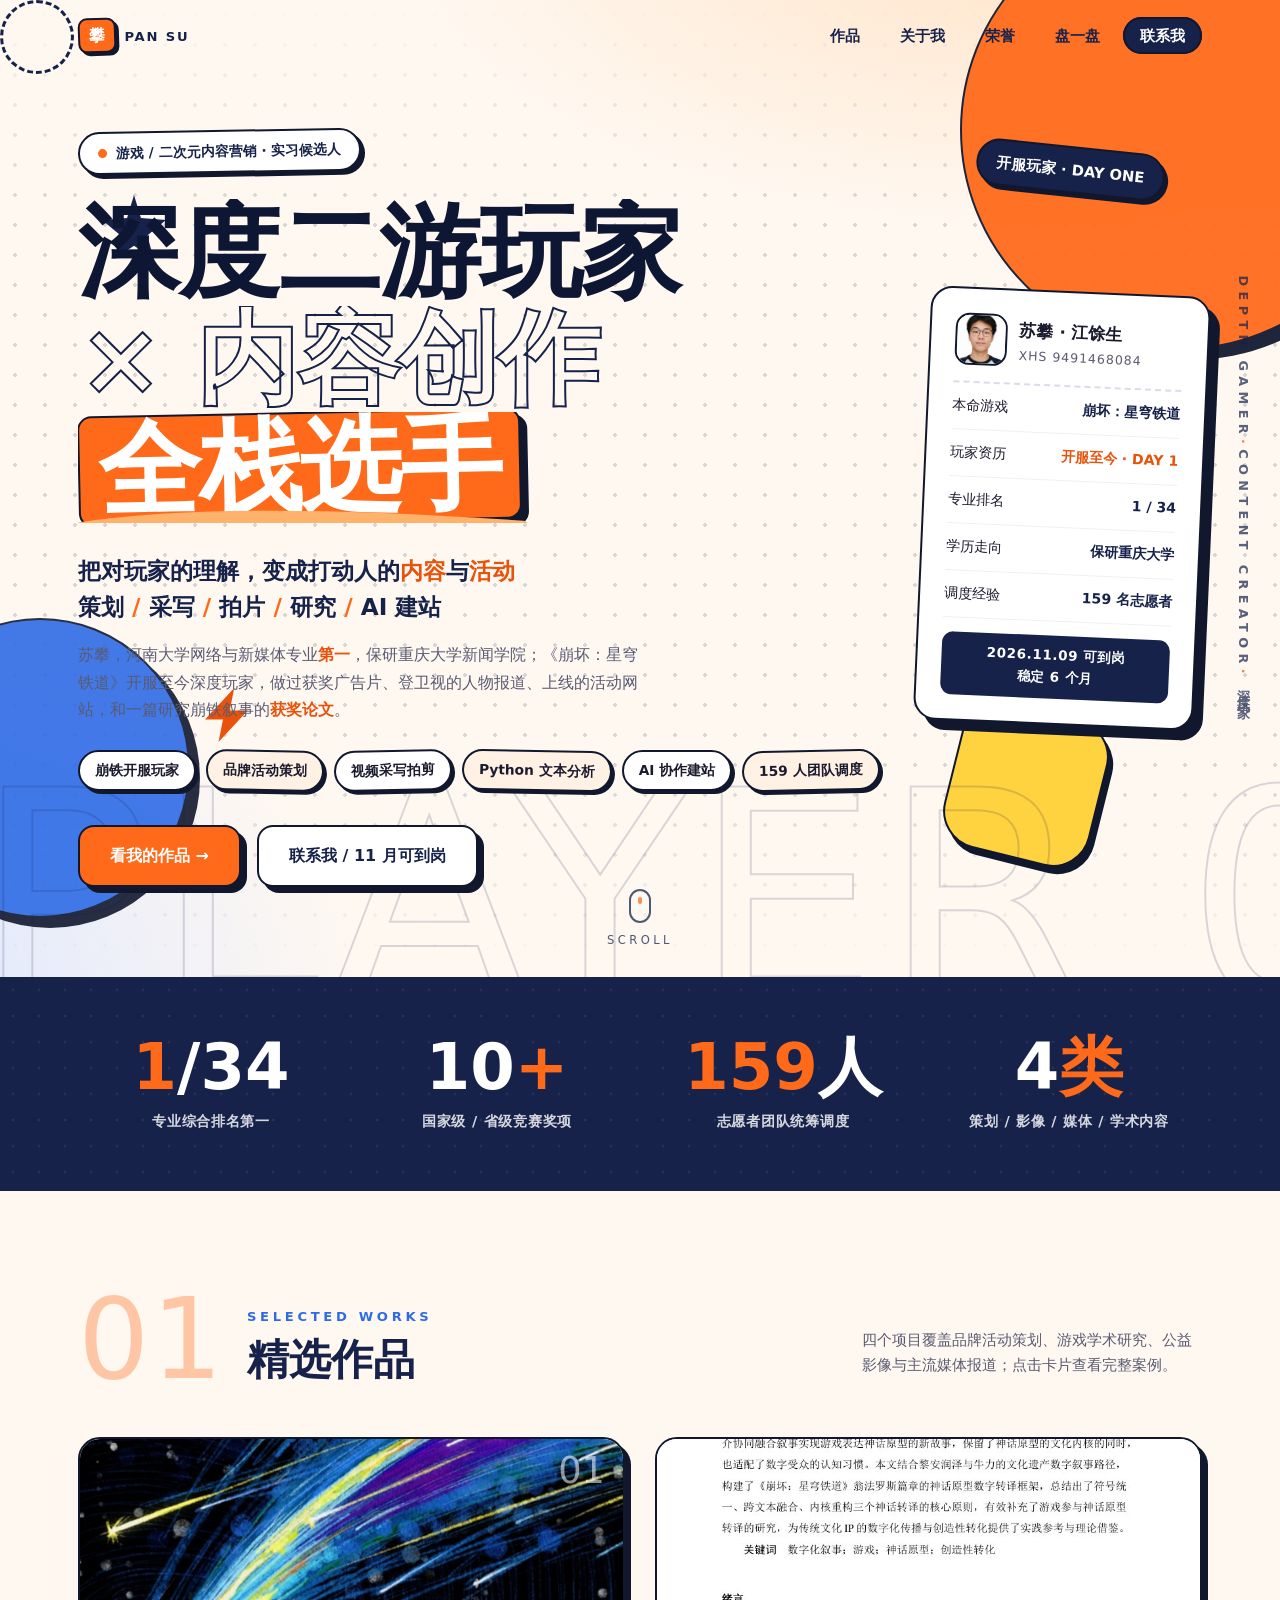
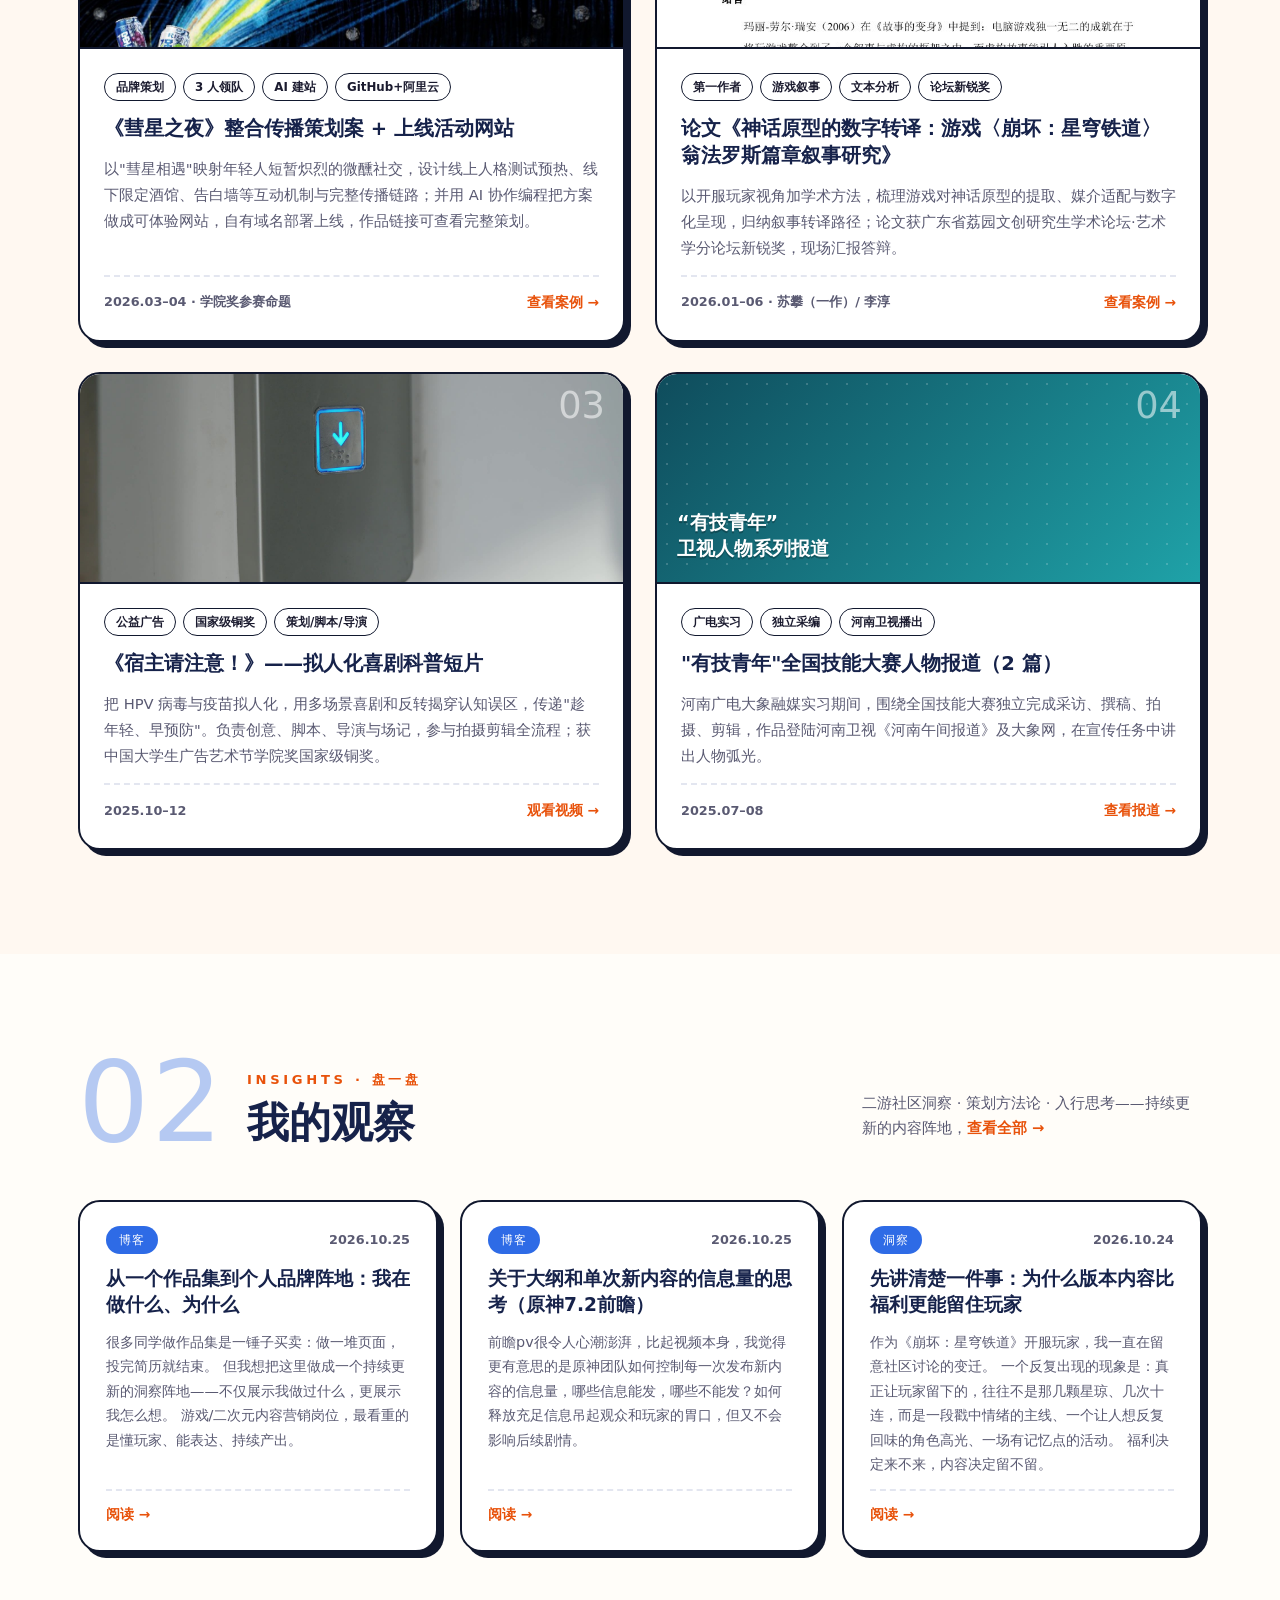
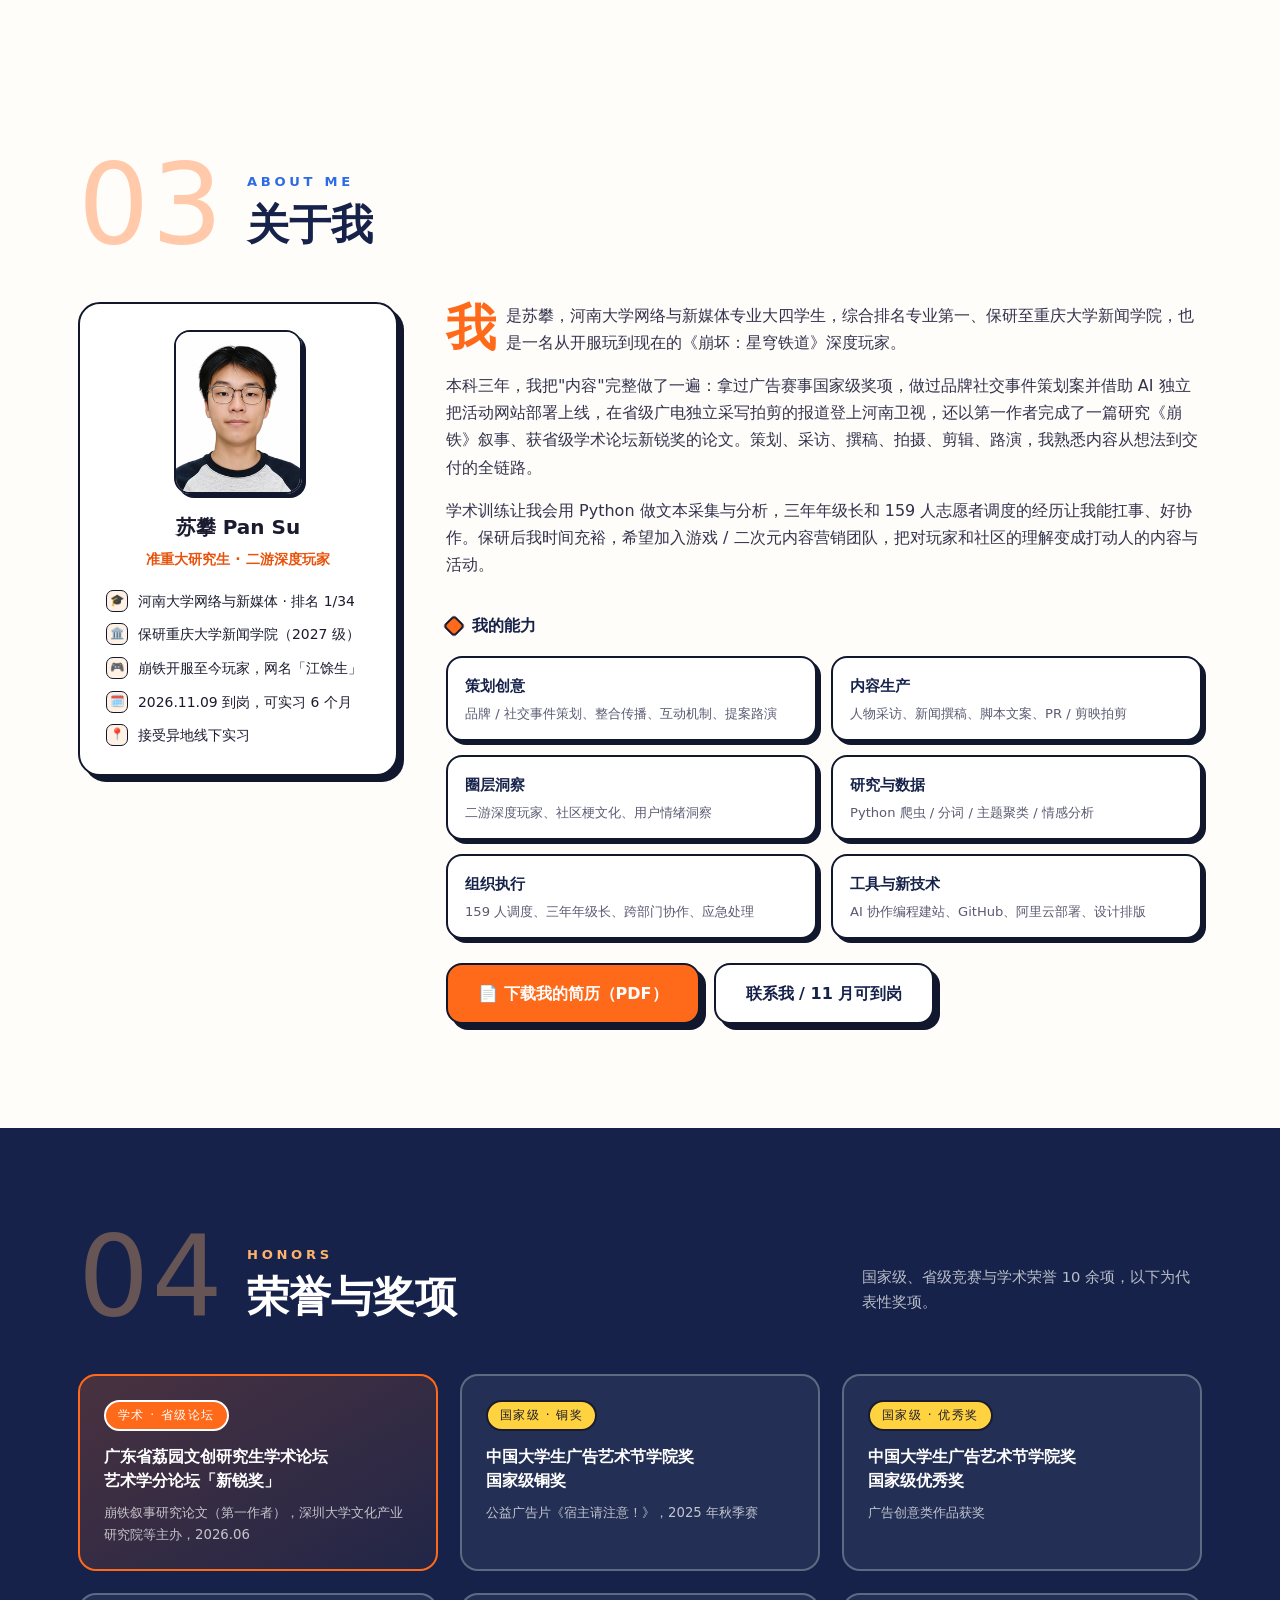
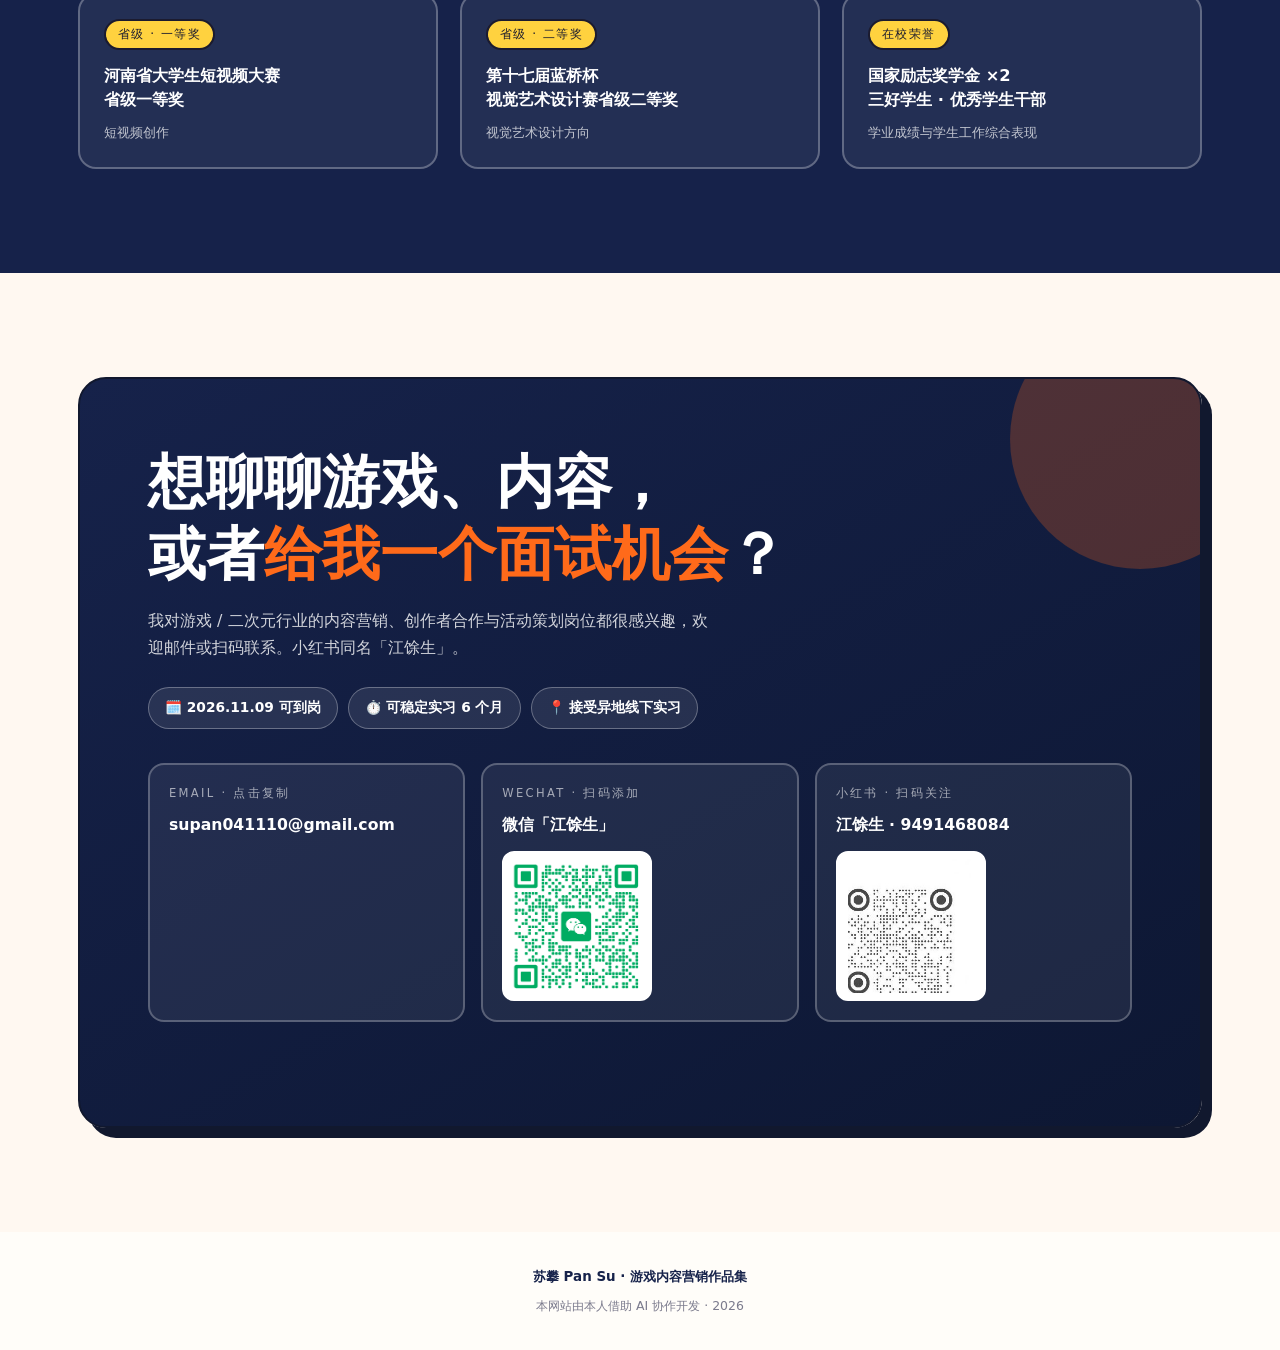
<file: index.html>
<!doctype html>
<html lang="zh-CN">
<head>
<meta charset="utf-8">
<meta name="viewport" content="width=device-width, initial-scale=1">
<title>苏攀 Pan Su · 游戏 / 二次元内容营销作品集</title>
<meta name="description" content="苏攀（江馀生），河南大学网络与新媒体专业第一、保研重庆大学，《崩坏：星穹铁道》开服玩家。品牌活动策划、视频采写拍剪、游戏叙事研究、AI 协作建站——游戏/二次元内容营销实习候选人。">
<link rel="stylesheet" href="assets/style.css">
<link rel="icon" type="image/png" href="assets/favicon.png">
<link rel="canonical" href="https://www.supan.work/">
<meta property="og:type" content="website">
<meta property="og:site_name" content="苏攀 Pan Su · 游戏内容营销作品集">
<meta property="og:locale" content="zh_CN">
<meta property="og:title" content="苏攀 Pan Su · 游戏 / 二次元内容营销作品集">
<meta property="og:description" content="苏攀（江馀生），河南大学网络与新媒体专业第一、保研重庆大学，《崩坏：星穹铁道》开服玩家。品牌活动策划、视频采写拍剪、游戏叙事研究、AI 协作建站——游戏/二次元内容营销实习候选人。">
<meta property="og:url" content="https://www.supan.work/">
<meta property="og:image" content="https://www.supan.work/assets/og-cover.jpg">
<meta name="twitter:card" content="summary_large_image">
<meta name="twitter:title" content="苏攀 Pan Su · 游戏 / 二次元内容营销作品集">
<meta name="twitter:description" content="苏攀（江馀生），河南大学网络与新媒体专业第一、保研重庆大学，《崩坏：星穹铁道》开服玩家。品牌活动策划、视频采写拍剪、游戏叙事研究、AI 协作建站——游戏/二次元内容营销实习候选人。">
<meta name="twitter:image" content="https://www.supan.work/assets/og-cover.jpg">
<script type="application/ld+json">
{
  "@context": "https://schema.org",
  "@type": "Person",
  "name": "苏攀 (Pan Su)",
  "url": "https://www.supan.work/",
  "image": "https://www.supan.work/assets/avatar.png",
  "jobTitle": "游戏 / 二次元内容营销 · 活动运营",
  "description": "河南大学新闻与传播在读本科生，崩坏：星穹铁道开服深度玩家；擅长内容策划、整合传播、活动运营与AI协作建站，论文获广东省荔园文创研究生学术论坛新锐奖。",
  "email": "supan041110@gmail.com",
  "address": {
    "@type": "PostalAddress",
    "addressCountry": "CN",
    "addressRegion": "重庆"
  },
  "knowsAbout": [
    "游戏内容营销",
    "二次元内容策划",
    "整合传播",
    "活动运营",
    "游戏叙事研究",
    "AI协作开发"
  ]
}
</script>

</head>
<body>

<!-- 导航 -->
<nav class="nav" id="nav" aria-label="主导航">
  <div class="wrap nav-inner">
    <a class="logo" href="#top"><b>攀</b><span>PAN&nbsp;SU</span></a>
    <ul class="nav-links">
      <li class="hide-m"><a href="#works">作品</a></li>
      <li class="hide-m"><a href="#about">关于我</a></li>
      <li class="hide-m"><a href="#awards">荣誉</a></li>
      <li class="hide-m"><a href="blog.html">盘一盘</a></li>
      <li><a href="#contact" class="nav-cta">联系我</a></li>
    </ul>
  </div>
</nav>

<!-- HERO -->
<header class="hero" id="top">
  <div class="p-layer" data-speed="0.10" aria-hidden="true"><div class="grid-dots" style="position:absolute;inset:0"></div></div>
  <div class="p-layer" data-speed="0.16" aria-hidden="true">
    <div class="blob blob-1"></div>
    <div class="blob blob-2"></div>
  </div>
  <div class="p-layer" data-speed="0.30" aria-hidden="true">
    <div class="blob blob-3"></div>
    <span class="sticker stick-tag">开服玩家 · DAY ONE</span>
  </div>
  <div class="p-layer" data-speed="0.42" aria-hidden="true">
    <svg class="sticker stick-star" viewBox="0 0 24 24" fill="currentColor" aria-hidden="true"><path d="M12 0l2.6 8.6L24 9.4l-7 5.8 2.4 8.8L12 19l-7.4 5L7 15.2 0 9.4l9.4-.8z"/></svg>
    <div class="stick-ring"></div>
    <svg class="sticker stick-bolt" viewBox="0 0 24 24" fill="currentColor" aria-hidden="true"><path d="M13 0L0 14h8l-2 10 13-14h-8z"/></svg>
  </div>
  <div class="p-layer" data-speed="0.22" aria-hidden="true"><div class="mega-word">PLAYER&nbsp;01</div></div>
  <p class="side-text">DEPTH GAMER<b>·</b>CONTENT CREATOR<b>·</b>深度玩家</p>

  <div class="hero-inner" data-speed="0.12">
    <div class="wrap">
      <div class="hero-grid">
        <div>
          <span class="kicker"><i></i>游戏 / 二次元内容营销 · 实习候选人</span>
          <h1 class="mega-title">
            <span class="l"><span>深度二游玩家</span></span>
            <span class="l"><span class="stroke">×&nbsp;内容创作</span></span>
            <span class="l"><span class="title-underline">
              <span class="accent">全栈选手</span>
              <svg viewBox="0 0 220 14" preserveAspectRatio="none" aria-hidden="true"><path d="M3 9 C 50 2, 120 2, 217 8" fill="none" stroke="#FFB26B" stroke-width="6" stroke-linecap="round"/></svg>
            </span></span>
          </h1>
          <p class="hero-sub">把对玩家的理解，变成打动人的<em style="font-style:normal;color:var(--orange-deep)">内容</em>与<em style="font-style:normal;color:var(--orange-deep)">活动</em><br>
          策划<span class="sep">/</span>采写<span class="sep">/</span>拍片<span class="sep">/</span>研究<span class="sep">/</span>AI 建站</p>
          <p class="hero-desc">苏攀，河南大学网络与新媒体专业<b>第一</b>，保研重庆大学新闻学院；《崩坏：星穹铁道》开服至今深度玩家，做过获奖广告片、登卫视的人物报道、上线的活动网站，和一篇研究崩铁叙事的<b>获奖论文</b>。</p>
          <div class="hero-tags">
            <span>崩铁开服玩家</span><span>品牌活动策划</span><span>视频采写拍剪</span><span>Python 文本分析</span><span>AI 协作建站</span><span>159 人团队调度</span>
          </div>
          <div class="hero-cta">
            <a class="btn btn-primary" href="#works">看我的作品 →</a>
            <a class="btn btn-ghost" href="#contact">联系我 / 11 月可到岗</a>
          </div>
        </div>

        <aside class="player-card" aria-label="玩家档案卡">
          <div class="pc-head">
            <img class="pc-ava" src="assets/avatar.png" alt="苏攀证件照">
            <div><div class="pc-name">苏攀 · 江馀生</div><div class="pc-id">XHS 9491468084</div></div>
          </div>
          <div class="pc-row"><span>本命游戏</span><b>崩坏：星穹铁道</b></div>
          <div class="pc-row"><span>玩家资历</span><b class="hot">开服至今 · DAY 1</b></div>
          <div class="pc-row"><span>专业排名</span><b>1 / 34</b></div>
          <div class="pc-row"><span>学历走向</span><b>保研重庆大学</b></div>
          <div class="pc-row"><span>调度经验</span><b>159 名志愿者</b></div>
          <div class="pc-badge">2026.11.09 可到岗<br>稳定 6 个月</div>
        </aside>
      </div>
    </div>
  </div>

  <div class="scroll-hint" aria-hidden="true"><span class="mouse"></span>SCROLL</div>
</header>

<!-- 数据条 -->
<section class="stats" aria-label="关键数据">
  <div class="wrap stats-grid">
    <div class="stat reveal"><b><em>1</em>/34</b><span>专业综合排名第一</span></div>
    <div class="stat reveal"><b>10<em>+</em></b><span>国家级 / 省级竞赛奖项</span></div>
    <div class="stat reveal"><b><em>159</em>人</b><span>志愿者团队统筹调度</span></div>
    <div class="stat reveal"><b>4<em>类</em></b><span>策划 / 影像 / 媒体 / 学术内容</span></div>
  </div>
</section>

<!-- 精选作品 -->
<section class="section works" id="works">
  <div class="wrap">
    <div class="sec-head reveal">
      <div class="sec-num">01</div>
      <div class="sec-titles">
        <div class="sec-kicker">SELECTED WORKS</div>
        <h2 class="sec-title">精选作品</h2>
      </div>
      <p class="sec-note">四个项目覆盖品牌活动策划、游戏学术研究、公益影像与主流媒体报道；点击卡片查看完整案例。</p>
    </div>
    <div class="work-grid">

      <a class="work reveal" href="case-comet.html">
        <div class="work-cover"><img src="assets/comet_cover.jpg" alt="《彗星之夜》RIO 强爽策划案封面，彗星划过夜空"><span class="cover-no">01</span></div>
        <div class="work-body">
          <div class="work-tags"><span>品牌策划</span><span>3 人领队</span><span>AI 建站</span><span>GitHub+阿里云</span></div>
          <h3>《彗星之夜》整合传播策划案 + 上线活动网站</h3>
          <p>以"彗星相遇"映射年轻人短暂炽烈的微醺社交，设计线上人格测试预热、线下限定酒馆、告白墙等互动机制与完整传播链路；并用 AI 协作编程把方案做成可体验网站，自有域名部署上线，作品链接可查看完整策划。</p>
          <div class="work-foot"><span class="work-meta">2026.03–04 · 学院奖参赛命题</span><span class="work-more">查看案例 →</span></div>
        </div>
      </a>

      <a class="work reveal" href="case-hsr.html">
        <div class="work-cover"><img src="assets/paper_cover.jpg" alt="崩铁翁法罗斯叙事研究论文首页"><span class="cover-no">02</span></div>
        <div class="work-body">
          <div class="work-tags"><span>第一作者</span><span>游戏叙事</span><span>文本分析</span><span>论坛新锐奖</span></div>
          <h3>论文《神话原型的数字转译：游戏〈崩坏：星穹铁道〉翁法罗斯篇章叙事研究》</h3>
          <p>以开服玩家视角加学术方法，梳理游戏对神话原型的提取、媒介适配与数字化呈现，归纳叙事转译路径；论文获广东省荔园文创研究生学术论坛·艺术学分论坛新锐奖，现场汇报答辩。</p>
          <div class="work-foot"><span class="work-meta">2026.01–06 · 苏攀（一作）/ 李淳</span><span class="work-more">查看案例 →</span></div>
        </div>
      </a>

      <a class="work reveal" href="case-hpv.html">
        <div class="work-cover"><img src="assets/hpv_cover.jpg" alt="公益短片《宿主请注意！》画面"><span class="cover-no">03</span></div>
        <div class="work-body">
          <div class="work-tags"><span>公益广告</span><span>国家级铜奖</span><span>策划/脚本/导演</span></div>
          <h3>《宿主请注意！》——拟人化喜剧科普短片</h3>
          <p>把 HPV 病毒与疫苗拟人化，用多场景喜剧和反转揭穿认知误区，传递"趁年轻、早预防"。负责创意、脚本、导演与场记，参与拍摄剪辑全流程；获中国大学生广告艺术节学院奖国家级铜奖。</p>
          <div class="work-foot"><span class="work-meta">2025.10–12</span><span class="work-more">观看视频 →</span></div>
        </div>
      </a>

      <a class="work reveal" href="case-report.html">
        <div class="work-cover"><div class="cover-grad cover-4"><span class="cover-no">04</span><div class="cover-label">“有技青年”<br>卫视人物系列报道</div></div></div>
        <div class="work-body">
          <div class="work-tags"><span>广电实习</span><span>独立采编</span><span>河南卫视播出</span></div>
          <h3>"有技青年"全国技能大赛人物报道（2 篇）</h3>
          <p>河南广电大象融媒实习期间，围绕全国技能大赛独立完成采访、撰稿、拍摄、剪辑，作品登陆河南卫视《河南午间报道》及大象网，在宣传任务中讲出人物弧光。</p>
          <div class="work-foot"><span class="work-meta">2025.07–08</span><span class="work-more">查看报道 →</span></div>
        </div>
      </a>

    </div>
  </div>
</section>

<!-- 盘一盘 · 洞察 -->
<section class="section insights" id="insights">
  <div class="wrap">
    <div class="sec-head reveal">
      <div class="sec-num" style="color:var(--blue)">02</div>
      <div class="sec-titles">
        <div class="sec-kicker" style="color:var(--orange-deep)">INSIGHTS · 盘一盘</div>
        <h2 class="sec-title">我的观察</h2>
      </div>
      <p class="sec-note">二游社区洞察 · 策划方法论 · 入行思考——持续更新的内容阵地，<a href="blog.html" style="color:var(--orange-deep);font-weight:900">查看全部 →</a></p>
    </div>
    <div class="insight-grid" id="insightGrid">
      <div style="color:var(--muted);grid-column:1/-1">加载中…</div>
    </div>
  </div>
</section>

<!-- 关于我 -->
<section class="section" id="about">
  <div class="wrap">
    <div class="sec-head reveal">
      <div class="sec-num" style="color:var(--orange)">03</div>
      <div class="sec-titles">
        <div class="sec-kicker">ABOUT ME</div>
        <h2 class="sec-title">关于我</h2>
      </div>
    </div>
    <div class="about-grid">
      <div class="about-card reveal">
        <img class="ava" src="assets/avatar.png" alt="苏攀证件照">
        <h3>苏攀 Pan Su</h3>
        <p class="role">准重大研究生 · 二游深度玩家</p>
        <ul class="about-list">
          <li><span class="ico">🎓</span>河南大学网络与新媒体 · 排名 1/34</li>
          <li><span class="ico">🏛️</span>保研重庆大学新闻学院（2027 级）</li>
          <li><span class="ico">🎮</span>崩铁开服至今玩家，网名「江馀生」</li>
          <li><span class="ico">🗓️</span>2026.11.09 到岗，可实习 6 个月</li>
          <li><span class="ico">📍</span>接受异地线下实习</li>
        </ul>
      </div>
      <div>
        <div class="about-bio reveal">
          <p>我是苏攀，河南大学网络与新媒体专业大四学生，综合排名专业第一、保研至重庆大学新闻学院，也是一名从开服玩到现在的《崩坏：星穹铁道》深度玩家。</p>
          <p>本科三年，我把"内容"完整做了一遍：拿过广告赛事国家级奖项，做过品牌社交事件策划案并借助 AI 独立把活动网站部署上线，在省级广电独立采写拍剪的报道登上河南卫视，还以第一作者完成了一篇研究《崩铁》叙事、获省级学术论坛新锐奖的论文。策划、采访、撰稿、拍摄、剪辑、路演，我熟悉内容从想法到交付的全链路。</p>
          <p>学术训练让我会用 Python 做文本采集与分析，三年年级长和 159 人志愿者调度的经历让我能扛事、好协作。保研后我时间充裕，希望加入游戏 / 二次元内容营销团队，把对玩家和社区的理解变成打动人的内容与活动。</p>
        </div>
        <div class="skill-block">
          <h4>我的能力</h4>
          <div class="skill-grid">
            <div class="skill reveal"><b>策划创意</b><span>品牌 / 社交事件策划、整合传播、互动机制、提案路演</span></div>
            <div class="skill reveal"><b>内容生产</b><span>人物采访、新闻撰稿、脚本文案、PR / 剪映拍剪</span></div>
            <div class="skill reveal"><b>圈层洞察</b><span>二游深度玩家、社区梗文化、用户情绪洞察</span></div>
            <div class="skill reveal"><b>研究与数据</b><span>Python 爬虫 / 分词 / 主题聚类 / 情感分析</span></div>
            <div class="skill reveal"><b>组织执行</b><span>159 人调度、三年年级长、跨部门协作、应急处理</span></div>
            <div class="skill reveal"><b>工具与新技术</b><span>AI 协作编程建站、GitHub、阿里云部署、设计排版</span></div>
          </div>
        </div>
        <div class="resume-row reveal">
          <a class="btn btn-primary" href="assets/resume.pdf" download>📄 下载我的简历（PDF）</a>
          <a class="btn btn-ghost" href="#contact">联系我 / 11 月可到岗</a>
        </div>
      </div>
    </div>
  </div>
</section>

<!-- 荣誉墙 -->
<section class="section awards" id="awards">
  <div class="wrap">
    <div class="sec-head reveal">
      <div class="sec-num" style="color:#FFB26B">04</div>
      <div class="sec-titles">
        <div class="sec-kicker" style="color:#FFB26B">HONORS</div>
        <h2 class="sec-title">荣誉与奖项</h2>
      </div>
      <p class="sec-note" style="color:rgba(255,255,255,.7)">国家级、省级竞赛与学术荣誉 10 余项，以下为代表性奖项。</p>
    </div>
    <div class="award-grid">
      <div class="award featured reveal">
        <span class="lv">学术 · 省级论坛</span>
        <h4>广东省荔园文创研究生学术论坛<br>艺术学分论坛「新锐奖」</h4>
        <p>崩铁叙事研究论文（第一作者），深圳大学文化产业研究院等主办，2026.06</p>
      </div>
      <div class="award reveal">
        <span class="lv">国家级 · 铜奖</span>
        <h4>中国大学生广告艺术节学院奖<br>国家级铜奖</h4>
        <p>公益广告片《宿主请注意！》，2025 年秋季赛</p>
      </div>
      <div class="award reveal">
        <span class="lv">国家级 · 优秀奖</span>
        <h4>中国大学生广告艺术节学院奖<br>国家级优秀奖</h4>
        <p>广告创意类作品获奖</p>
      </div>
      <div class="award reveal">
        <span class="lv">省级 · 一等奖</span>
        <h4>河南省大学生短视频大赛<br>省级一等奖</h4>
        <p>短视频创作</p>
      </div>
      <div class="award reveal">
        <span class="lv">省级 · 二等奖</span>
        <h4>第十七届蓝桥杯<br>视觉艺术设计赛省级二等奖</h4>
        <p>视觉艺术设计方向</p>
      </div>
      <div class="award reveal">
        <span class="lv">在校荣誉</span>
        <h4>国家励志奖学金 ×2<br>三好学生 · 优秀学生干部</h4>
        <p>学业成绩与学生工作综合表现</p>
      </div>
    </div>
  </div>
</section>

<!-- 联系 -->
<section class="section contact" id="contact">
  <div class="wrap">
    <div class="contact-box reveal">
      <h2>想聊聊游戏、内容，<br>或者<em>给我一个面试机会</em>？</h2>
      <p>我对游戏 / 二次元行业的内容营销、创作者合作与活动策划岗位都很感兴趣，欢迎邮件或扫码联系。小红书同名「江馀生」。</p>
      <div class="avail">
        <span>🗓️ 2026.11.09 可到岗</span>
        <span>⏱️ 可稳定实习 6 个月</span>
        <span>📍 接受异地线下实习</span>
      </div>
      <div class="contact-grid">
        <div class="ccard" style="cursor:default">
          <button type="button" data-copy="supan041110@gmail.com" style="background:none;border:none;color:inherit;cursor:pointer;padding:0;text-align:left;width:100%;font-family:inherit">
            <span>EMAIL · 点击复制</span>
            <b>supan041110@gmail.com</b>
          </button>
        </div>
        <div class="ccard" style="cursor:default">
          <span>WECHAT · 扫码添加</span>
          <b>微信「江馀生」</b>
          <img class="qr" src="assets/wechat_qr.png" alt="微信二维码，添加江馀生为好友" loading="lazy">
        </div>
        <div class="ccard" style="cursor:default">
          <span>小红书 · 扫码关注</span>
          <b>江馀生 · 9491468084</b>
          <img class="qr" src="assets/xhs_qr.jpg" alt="小红书二维码，关注江馀生" loading="lazy">
        </div>
      </div>
      <p class="copy-tip" id="copyTip" role="status" aria-live="polite"></p>
    </div>
  </div>
</section>

<footer>
  <div class="wrap">
    <div class="f-logo">苏攀 Pan Su · 游戏内容营销作品集</div>
    <div class="ai-note">本网站由本人借助 AI 协作开发 · 2026</div>
  </div>
</footer>

<script src="assets/main.js"></script>
<script src="assets/posts.js"></script>
<script>
(function(){
  var DATA = window.PORTFOLIO_POSTS && window.PORTFOLIO_POSTS.posts || [];
  var grid = document.getElementById('insightGrid');
  if(!grid) return;
  function esc(s){return String(s==null?'':s).replace(/[&<>"']/g,function(c){return{'&':'&amp;','<':'&lt;','>':'&gt;','"':'&quot;',"'":'&#39;'}[c];});}
  function fmtDate(s){if(!s)return'';var p=s.split('-');return p[0]+'.'+p[1]+'.'+p[2];}
  if(!DATA.length){ grid.innerHTML='<div style="grid-column:1/-1;color:var(--muted);text-align:center;padding:30px 0">洞察更新中，敬请期待。</div>'; return; }
  var latest = DATA.slice().sort(function(a,b){return (b.date||'').localeCompare(a.date||'');}).slice(0,3);
  grid.innerHTML = latest.map(function(p){
    return '<a class="insight reveal" href="blog-post.html?id='+esc(p.id)+'">'+
      '<div class="insight-top"><span class="insight-cat">'+esc(p.category||'博客')+'</span><span class="insight-date">'+fmtDate(p.date)+'</span></div>'+
      '<h3>'+esc(p.title)+'</h3>'+
      '<p>'+esc(p.excerpt||'')+'</p>'+
      '<span class="insight-more">阅读 →</span>'+
    '</a>';
  }).join('');
  grid.querySelectorAll('.reveal').forEach(function(el,i){ setTimeout(function(){el.classList.add('in');},60*i); });
})();
</script>
</body>
</html>
</file>
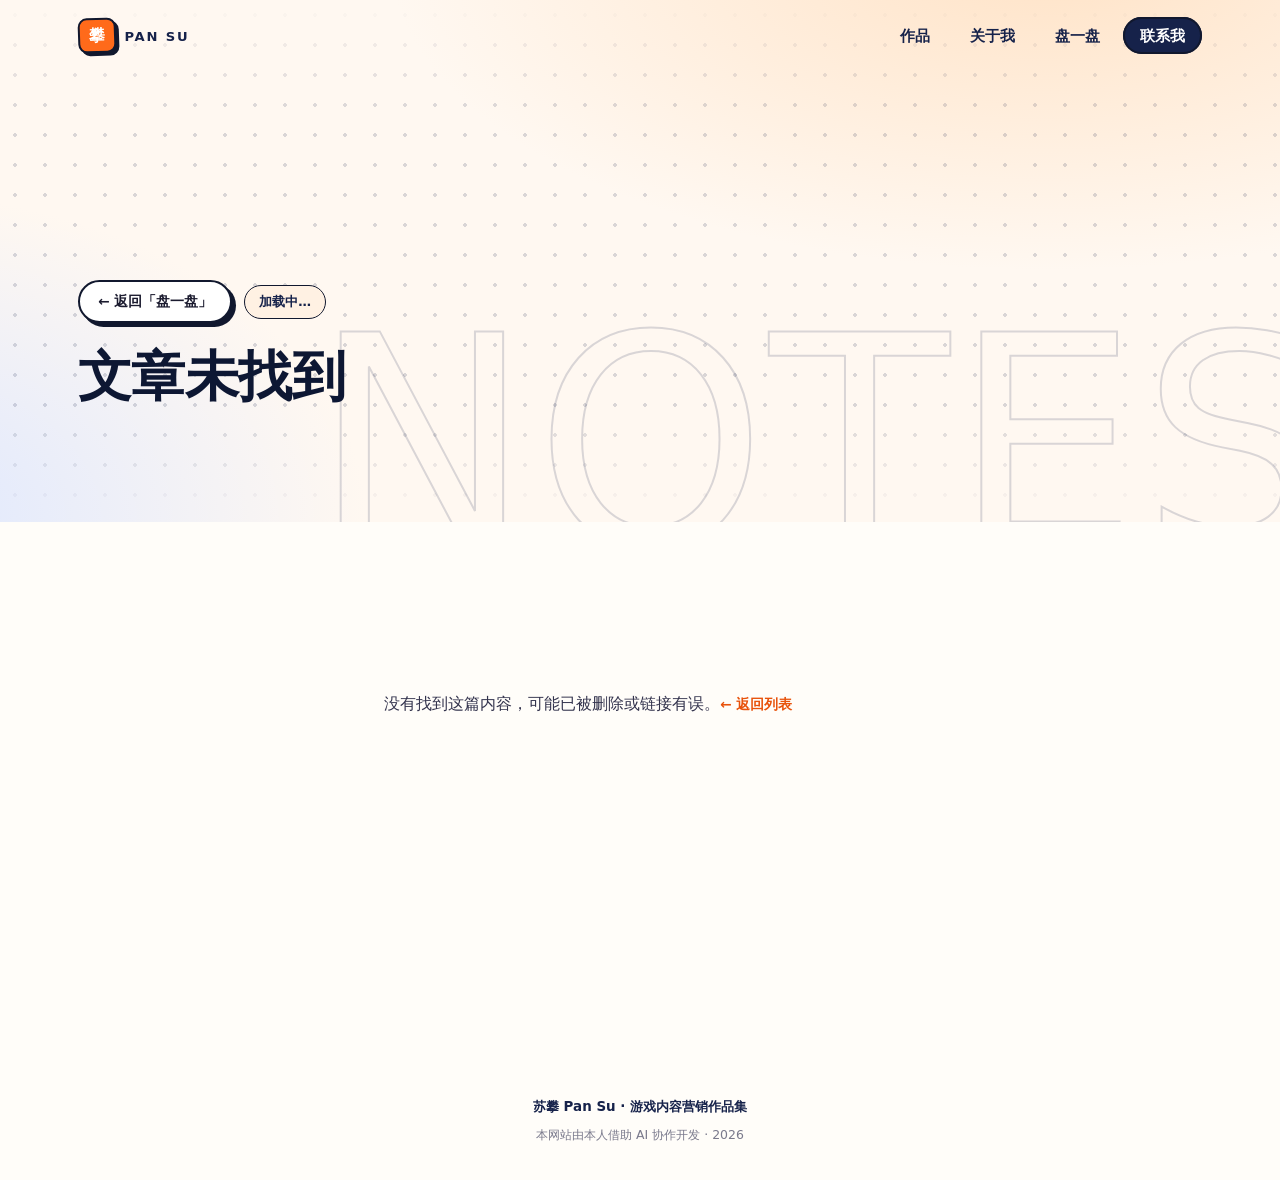
<file: blog-post.html>
<!doctype html>
<html lang="zh-CN">
<head>
<meta charset="utf-8">
<meta name="viewport" content="width=device-width, initial-scale=1">
<title>盘一盘 · 文章 | 苏攀 Pan Su</title>
<meta name="description" content="苏攀（江馀生）的游戏 / 二次元内容营销观察与复盘专栏文章。">
<link rel="stylesheet" href="assets/style.css">
<link rel="icon" type="image/png" href="assets/favicon.png">
<link rel="canonical" href="https://supan.work/blog-post.html">
<meta name="og:type" content="article">
<meta property="og:site_name" content="苏攀 Pan Su · 游戏内容营销作品集">
<meta property="og:title" content="盘一盘 · 游戏 / 二游内容观察 | 苏攀 Pan Su">
<meta property="og:description" content="二游社区洞察、策划方法论、入行思考。">
<meta property="og:image" content="https://supan.work/assets/og-cover.jpg">
<meta name="twitter:card" content="summary_large_image">
</head>
<body>

<nav class="nav" id="nav" aria-label="主导航">
  <div class="wrap nav-inner">
    <a class="logo" href="index.html"><b>攀</b><span>PAN&nbsp;SU</span></a>
    <ul class="nav-links">
      <li class="hide-m"><a href="index.html#works">作品</a></li>
      <li class="hide-m"><a href="index.html#about">关于我</a></li>
      <li class="hide-m"><a href="blog.html">盘一盘</a></li>
      <li><a href="index.html#contact" class="nav-cta">联系我</a></li>
    </ul>
  </div>
</nav>

<header class="hero compact" id="top">
  <div class="p-layer" data-speed="0.10" aria-hidden="true"><div class="grid-dots" style="position:absolute;inset:0"></div></div>
  <div class="p-layer" data-speed="0.22" aria-hidden="true"><div class="mega-word" style="left:auto;right:-4vw">NOTES</div></div>
  <div class="hero-inner" data-speed="0.06">
    <div class="wrap">
      <div class="case-top">
        <a class="back-link" href="blog.html">← 返回「盘一盘」</a>
        <div class="case-badges" id="postBadges"><span>加载中…</span></div>
      </div>
      <h1 class="case-title" id="postTitle">加载中…</h1>
      <div class="case-meta" id="postMeta"></div>
    </div>
  </div>
</header>

<section class="section blog-post-section">
  <div class="wrap">
    <div class="case-body">
      <aside class="case-toc" id="postToc" aria-label="目录"></aside>
      <article class="case-section" id="postContent">
        <p style="color:var(--muted)">文章加载中…</p>
      </article>
    </div>
  </div>
</section>

<footer>
  <div class="wrap">
    <div class="f-logo">苏攀 Pan Su · 游戏内容营销作品集</div>
    <div class="ai-note">本网站由本人借助 AI 协作开发 · 2026</div>
  </div>
</footer>

<script src="assets/main.js"></script>
<script src="assets/posts.js"></script>
<script>
(function(){
  var DATA = window.PORTFOLIO_POSTS && window.PORTFOLIO_POSTS.posts || [];
  var qs = new URLSearchParams(location.search);
  var id = qs.get('id');
  var post = null;
  for(var i=0;i<DATA.length;i++){ if(DATA[i].id===id){ post=DATA[i]; break; } }

  if(!post){
    document.getElementById('postTitle').textContent='文章未找到';
    document.getElementById('postContent').innerHTML='<p>没有找到这篇内容，可能已被删除或链接有误。<a href="blog.html" class="work-more">← 返回列表</a></p>';
    return;
  }

  function esc(s){return String(s==null?'':s).replace(/[&<>"']/g,function(c){return{'&':'&amp;','<':'&lt;','>':'&gt;','"':'&quot;',"'":'&#39;'}[c];});}
  function fmtDate(s){if(!s)return'';var p=s.split('-');return p[0]+'.'+p[1]+'.'+p[2];}

  document.title = post.title + ' | 盘一盘 · 苏攀 Pan Su';
  document.getElementById('postTitle').textContent = post.title;
  var badges = document.getElementById('postBadges');
  badges.innerHTML = '<span>'+esc(post.category||'博客')+'</span>' + (post.tags||[]).slice(0,3).map(function(t){return '<span>'+esc(t)+'</span>';}).join('');
  document.getElementById('postMeta').innerHTML =
    '<span><b>日期</b> '+fmtDate(post.date)+'</span>' +
    '<span><b>类别</b> '+esc(post.category||'博客')+'</span>';

  // 简单 Markdown 渲染
  function mdToHtml(md){
    var lines = (md||'').split('\n');
    var html = '', inList = false, toc = [];
    function closeList(){ if(inList){ html+='</ul>'; inList=false; } }
    lines.forEach(function(line){
      var t = line.trim();
      if(!t){ closeList(); return; }
      var h = t.match(/^(#{2,3})\s+(.*)$/);
      if(h){
        closeList();
        var lv = h[1].length;
        var text = h[2].replace(/\*\*(.+?)\*\*/g,'<b>$1</b>');
        var slug = text.replace(/[^\u4e00-\u9fa5a-zA-Z0-9]+/g,'-');
        toc.push({lv:lv, text:h[2], slug:slug});
        html += '<h'+(lv+1)+' id="'+slug+'">'+text+'</h'+(lv+1)+'>';
        return;
      }
      var li = t.match(/^[-*]\s+(.*)$/);
      if(li){
        if(!inList){ html+='<ul>'; inList=true; }
        html += '<li>'+li[1].replace(/\*\*(.+?)\*\*/g,'<b>$1</b>')+'</li>';
        return;
      }
      closeList();
      html += '<p>'+t.replace(/\*\*(.+?)\*\*/g,'<b>$1</b>')+'</p>';
    });
    closeList();
    // 生成目录
    var tocHtml = '';
    toc.forEach(function(h){
      tocHtml += '<a href="#'+h.slug+'" style="'+(h.lv===2?'padding-left:10px;':'')+'">'+esc(h.text)+'</a>';
    });
    document.getElementById('postToc').innerHTML = toc.length? tocHtml : '<a href="#top">返回顶部 ↑</a>';
    return html;
  }
  document.getElementById('postContent').innerHTML = '<div class="post-article">' + mdToHtml(post.content) + '</div>';
  window.scrollTo({top:0});
})();
</script>
</body>
</html>
</file>
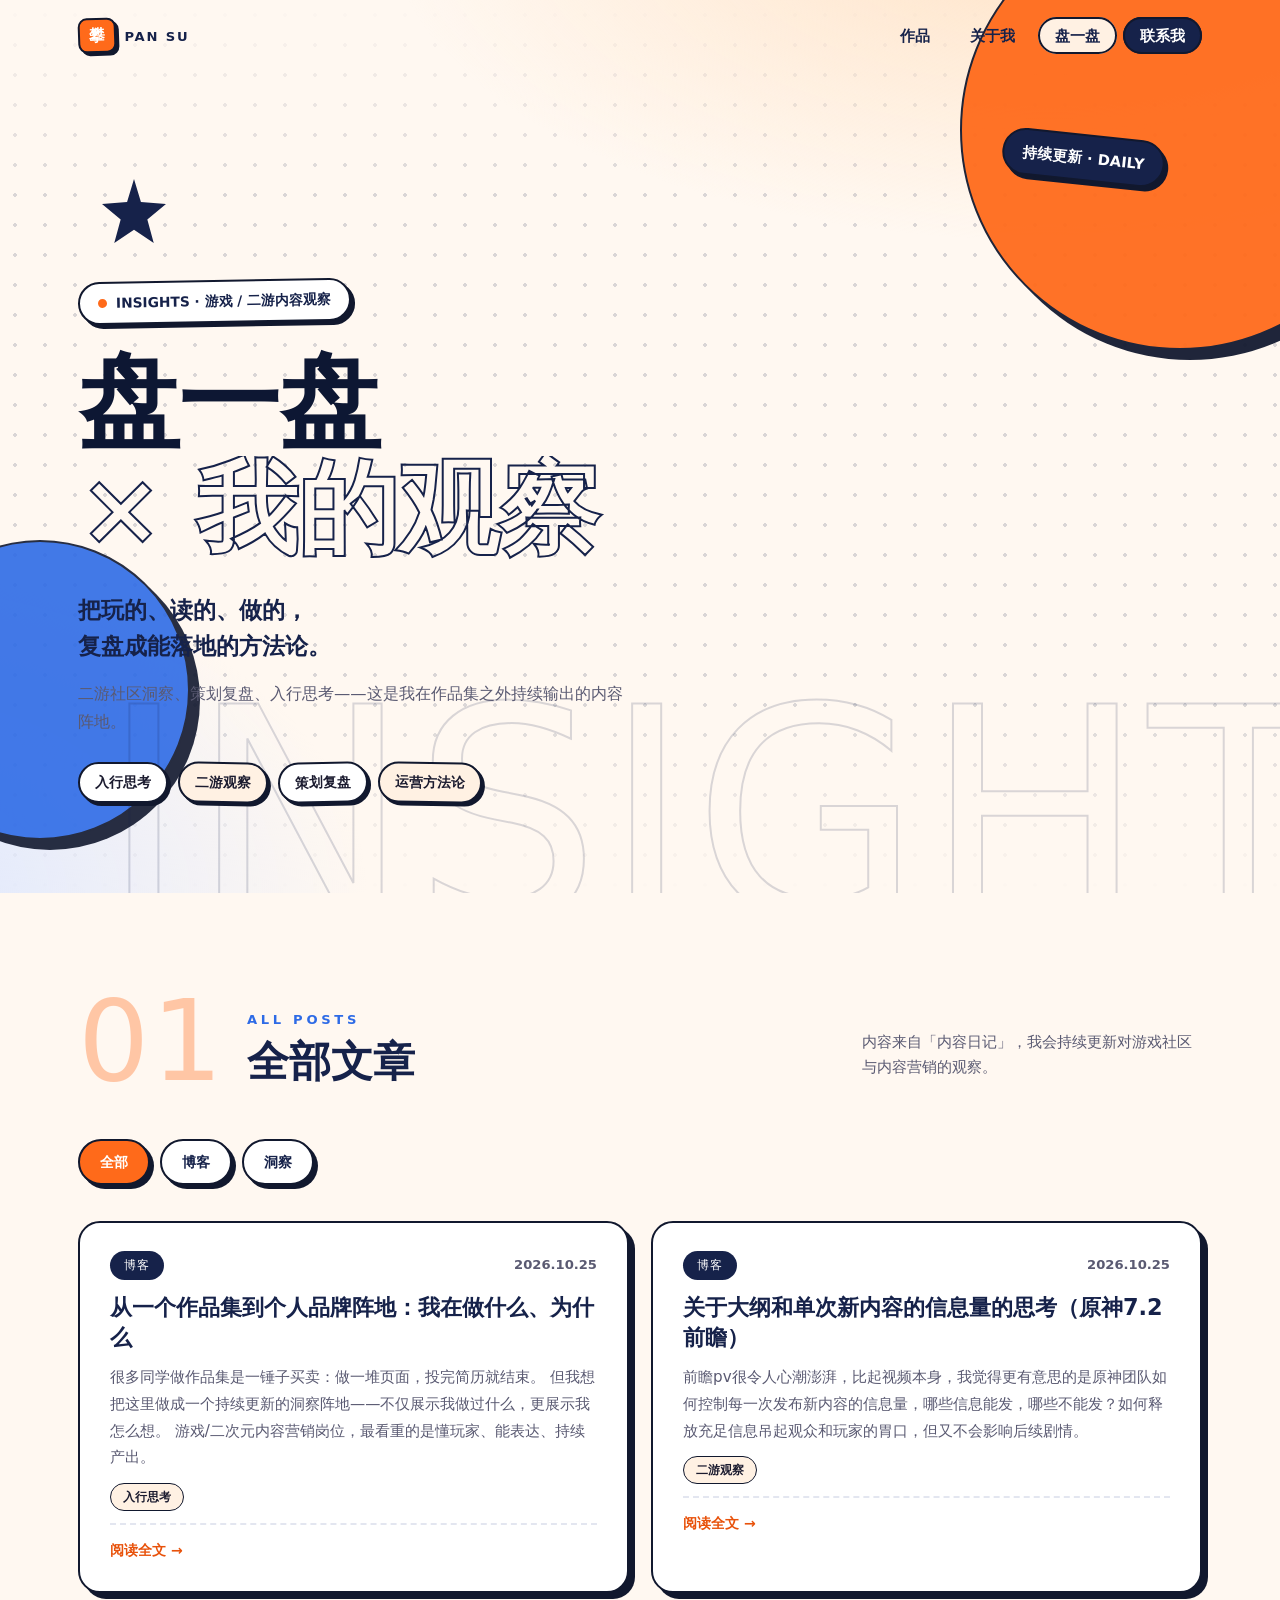
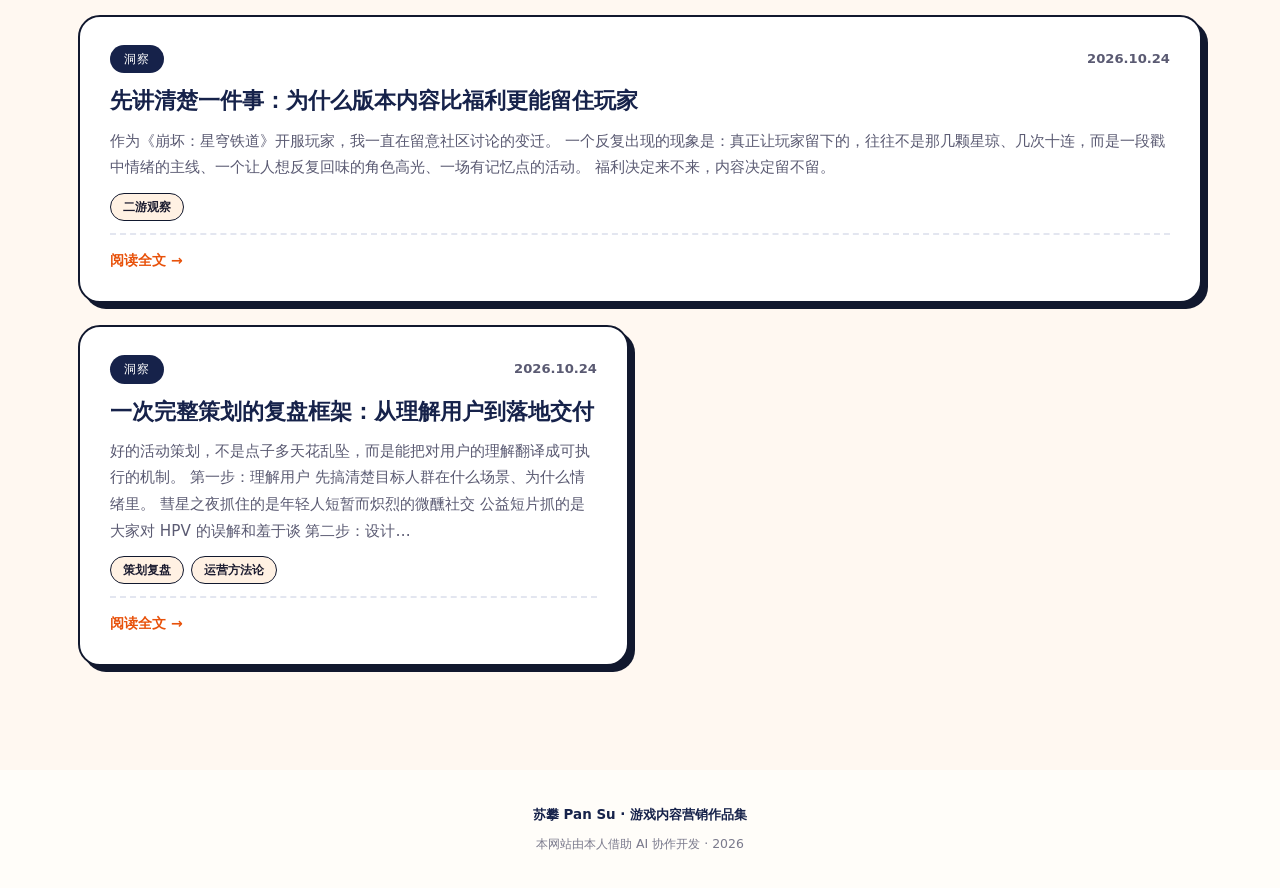
<file: blog.html>
<!doctype html>
<html lang="zh-CN">
<head>
<meta charset="utf-8">
<meta name="viewport" content="width=device-width, initial-scale=1">
<title>盘一盘 · 游戏 / 二游内容观察 | 苏攀 Pan Su</title>
<meta name="description" content="苏攀（江馀生）的游戏 / 二次元内容营销观察与复盘专栏：二游社区洞察、策划方法论、入行思考。持续更新。">
<link rel="stylesheet" href="assets/style.css">
<link rel="icon" type="image/png" href="assets/favicon.png">
<link rel="canonical" href="https://supan.work/blog.html">
<meta property="og:type" content="website">
<meta property="og:site_name" content="苏攀 Pan Su · 游戏内容营销作品集">
<meta property="og:title" content="盘一盘 · 游戏 / 二游内容观察 | 苏攀 Pan Su">
<meta property="og:description" content="二游社区洞察、策划方法论、入行思考——把对玩家的理解，复盘成能落地的方法论。">
<meta property="og:image" content="https://supan.work/assets/og-cover.jpg">
<meta name="twitter:card" content="summary_large_image">
</head>
<body>

<nav class="nav" id="nav" aria-label="主导航">
  <div class="wrap nav-inner">
    <a class="logo" href="index.html"><b>攀</b><span>PAN&nbsp;SU</span></a>
    <ul class="nav-links">
      <li class="hide-m"><a href="index.html#works">作品</a></li>
      <li class="hide-m"><a href="index.html#about">关于我</a></li>
      <li class="hide-m"><a href="blog.html" class="active">盘一盘</a></li>
      <li><a href="index.html#contact" class="nav-cta">联系我</a></li>
    </ul>
  </div>
</nav>

<header class="hero compact" id="top">
  <div class="p-layer" data-speed="0.10" aria-hidden="true"><div class="grid-dots" style="position:absolute;inset:0"></div></div>
  <div class="p-layer" data-speed="0.16" aria-hidden="true">
    <div class="blob blob-1"></div>
    <div class="blob blob-2"></div>
  </div>
  <div class="p-layer" data-speed="0.30" aria-hidden="true">
    <span class="sticker stick-tag">持续更新 · DAILY</span>
    <svg class="sticker stick-star" viewBox="0 0 24 24" fill="currentColor" aria-hidden="true"><path d="M12 0l2.6 8.6L24 9.4l-7 5.8 2.4 8.8L12 19l-7.4 5L7 15.2 0 9.4l9.4-.8z"/></svg>
  </div>
  <div class="p-layer" data-speed="0.22" aria-hidden="true"><div class="mega-word" style="left:auto;right:-4vw">INSIGHT</div></div>

  <div class="hero-inner" data-speed="0.06">
    <div class="wrap">
      <span class="kicker"><i></i>INSIGHTS · 游戏 / 二游内容观察</span>
      <h1 class="mega-title">
        <span class="l"><span>盘一盘</span></span>
        <span class="l"><span class="stroke">× 我的观察</span></span>
      </h1>
      <p class="hero-sub">把玩的、读的、做的，<br>复盘成能落地的方法论。</p>
      <p class="hero-desc">二游社区洞察、策划复盘、入行思考——这是我在作品集之外持续输出的内容阵地。</p>
      <div class="hero-tags" id="heroTags"><span>加载中…</span></div>
    </div>
  </div>
</header>

<section class="section blog" id="blog">
  <div class="wrap">
    <div class="sec-head reveal">
      <div class="sec-num">01</div>
      <div class="sec-titles">
        <div class="sec-kicker">ALL POSTS</div>
        <h2 class="sec-title">全部文章</h2>
      </div>
      <div class="sec-note">内容来自「内容日记」，我会持续更新对游戏社区与内容营销的观察。</div>
    </div>

    <div class="blog-cats reveal" id="blogCats"><button class="bc bc-on" data-cat="全部">全部</button></div>
    <div class="blog-grid" id="blogGrid">
      <div class="blog-loading">文章加载中…</div>
    </div>
  </div>
</section>

<footer>
  <div class="wrap">
    <div class="f-logo">苏攀 Pan Su · 游戏内容营销作品集</div>
    <div class="ai-note">本网站由本人借助 AI 协作开发 · 2026</div>
  </div>
</footer>

<script src="assets/main.js"></script>
<script src="assets/posts.js"></script>
<script>
(function(){
  var DATA = window.PORTFOLIO_POSTS && window.PORTFOLIO_POSTS.posts || [];
  function esc(s){return String(s==null?'':s).replace(/[&<>"']/g,function(c){return{'&':'&amp;','<':'&lt;','>':'&gt;','"':'&quot;',"'":'&#39;'}[c];});}
  function fmtDate(s){if(!s)return'';var p=s.split('-');return p[0]+'.'+p[1]+'.'+p[2];}

  // 类别标签
  var cats = ['全部'];
  DATA.forEach(function(p){ if(p.category && cats.indexOf(p.category)<0) cats.push(p.category); });
  var heroTags = document.getElementById('heroTags');
  var tags = {};
  DATA.forEach(function(p){ (p.tags||[]).forEach(function(t){ tags[t]=1; }); });
  var tagsArr = Object.keys(tags);
  if(heroTags){ heroTags.innerHTML = tagsArr.length? tagsArr.slice(0,6).map(function(t){return '<span>'+esc(t)+'</span>';}).join('') : '<span>持续观察中</span>'; }

  // 分类按钮
  var catsEl = document.getElementById('blogCats');
  catsEl.innerHTML = cats.map(function(c){return '<button class="bc'+(c==='全部'?' bc-on':'')+'" data-cat="'+esc(c)+'">'+esc(c)+'</button>';}).join('');

  var grid = document.getElementById('blogGrid');
  function render(cat){
    var list = DATA.filter(function(p){ return cat==='全部' || p.category===cat; });
    if(!list.length){ grid.innerHTML='<div class="blog-empty">该分类还没有文章，敬请期待。</div>'; return; }
    list.sort(function(a,b){ return (b.date||'').localeCompare(a.date||''); });
    grid.innerHTML = list.map(function(p,i){
      var tagHtml = (p.tags||[]).slice(0,3).map(function(t){return '<span>'+esc(t)+'</span>';}).join('');
      return '<a class="post reveal'+(i<4?' in':'')+'" href="blog-post.html?id='+esc(p.id)+'">'+
        '<div class="post-top"><span class="post-cat">'+esc(p.category||'博客')+'</span>'+
        '<span class="post-date">'+fmtDate(p.date)+'</span></div>'+
        '<h3>'+esc(p.title)+'</h3>'+
        '<p>'+esc(p.excerpt||'')+'</p>'+
        '<div class="post-tags">'+tagHtml+'</div>'+
        '<div class="post-more">阅读全文 →</div>'+
      '</a>';
    }).join('');
    // 触发 reveal
    document.querySelectorAll('#blogGrid .reveal').forEach(function(el,i){
      setTimeout(function(){el.classList.add('in');}, 40*i);
    });
  }
  render('全部');

  // 分类切换
  catsEl.addEventListener('click', function(e){
    var btn = e.target.closest('.bc'); if(!btn) return;
    catsEl.querySelectorAll('.bc').forEach(function(b){b.classList.remove('bc-on');});
    btn.classList.add('bc-on');
    render(btn.getAttribute('data-cat'));
  });

  // 年份/路径
  var updated = window.PORTFOLIO_POSTS && window.PORTFOLIO_POSTS.updated;
})();
</script>
</body>
</html>
</file>
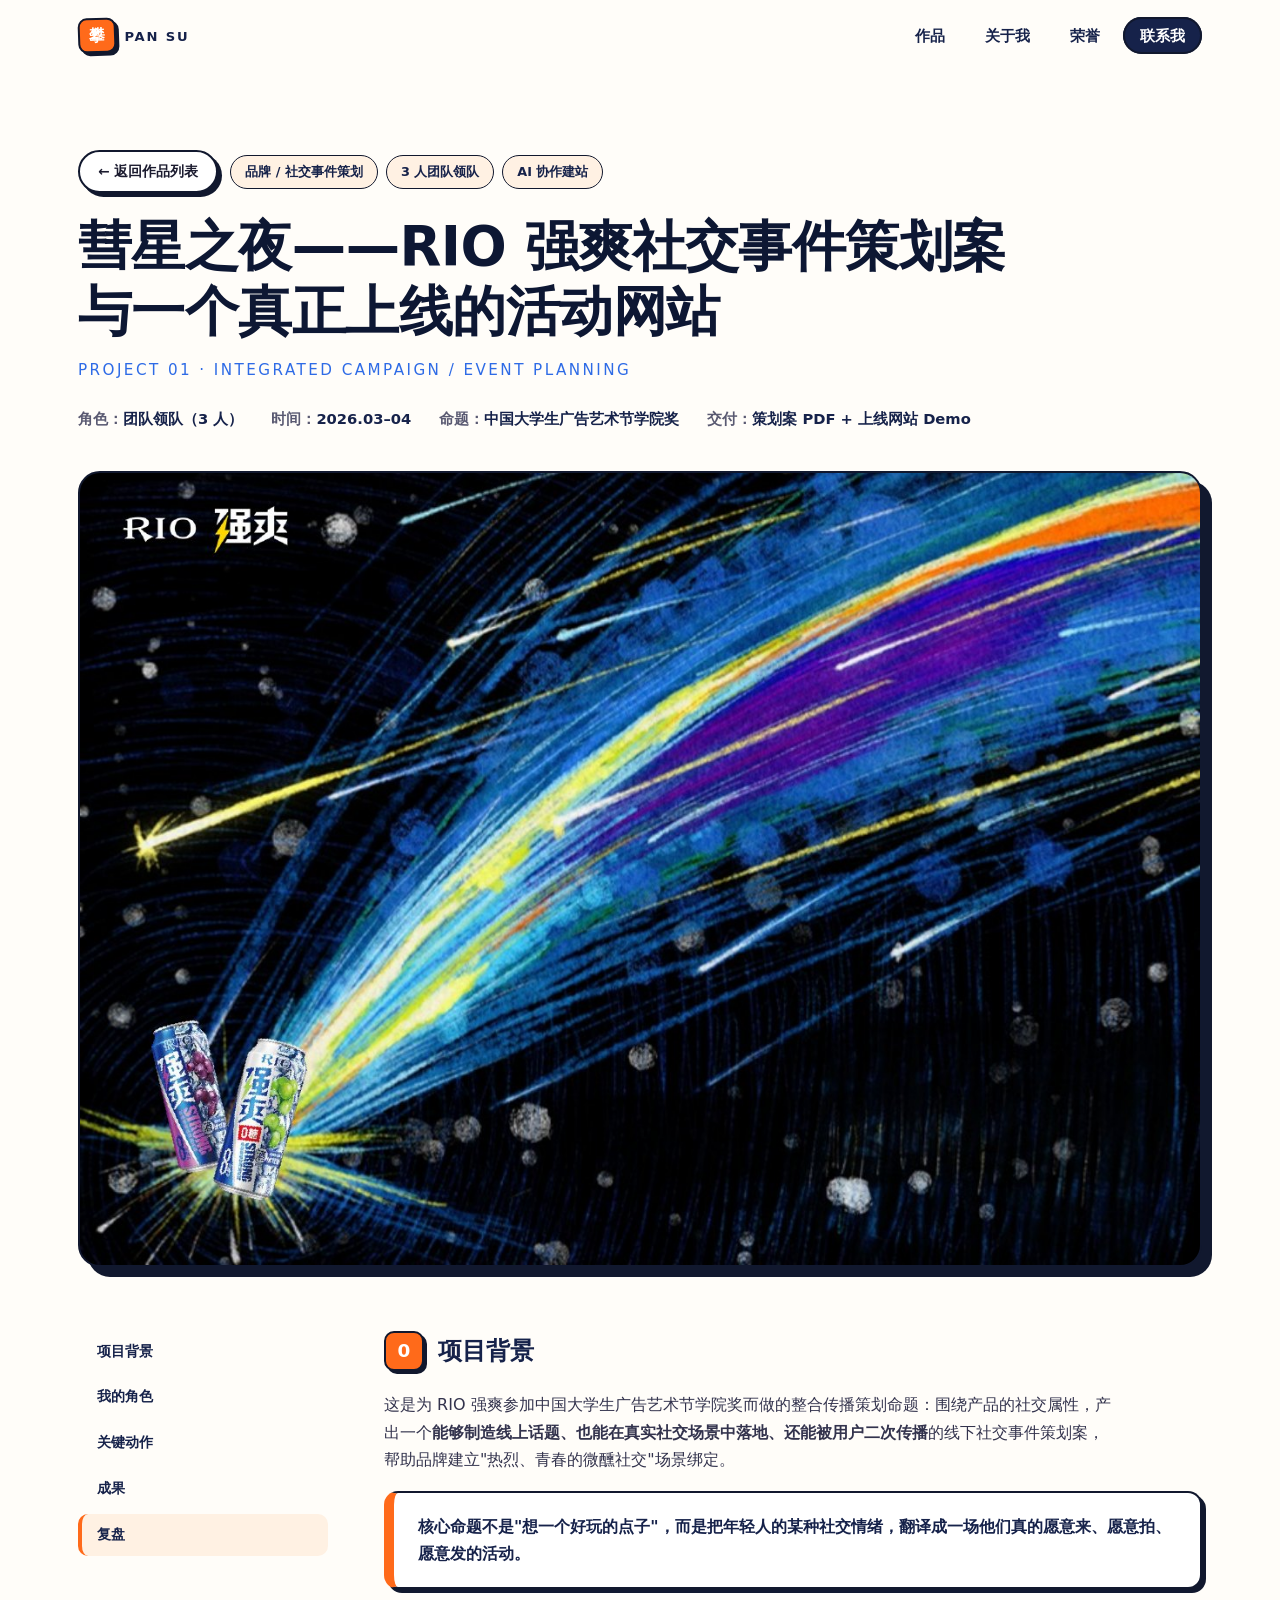
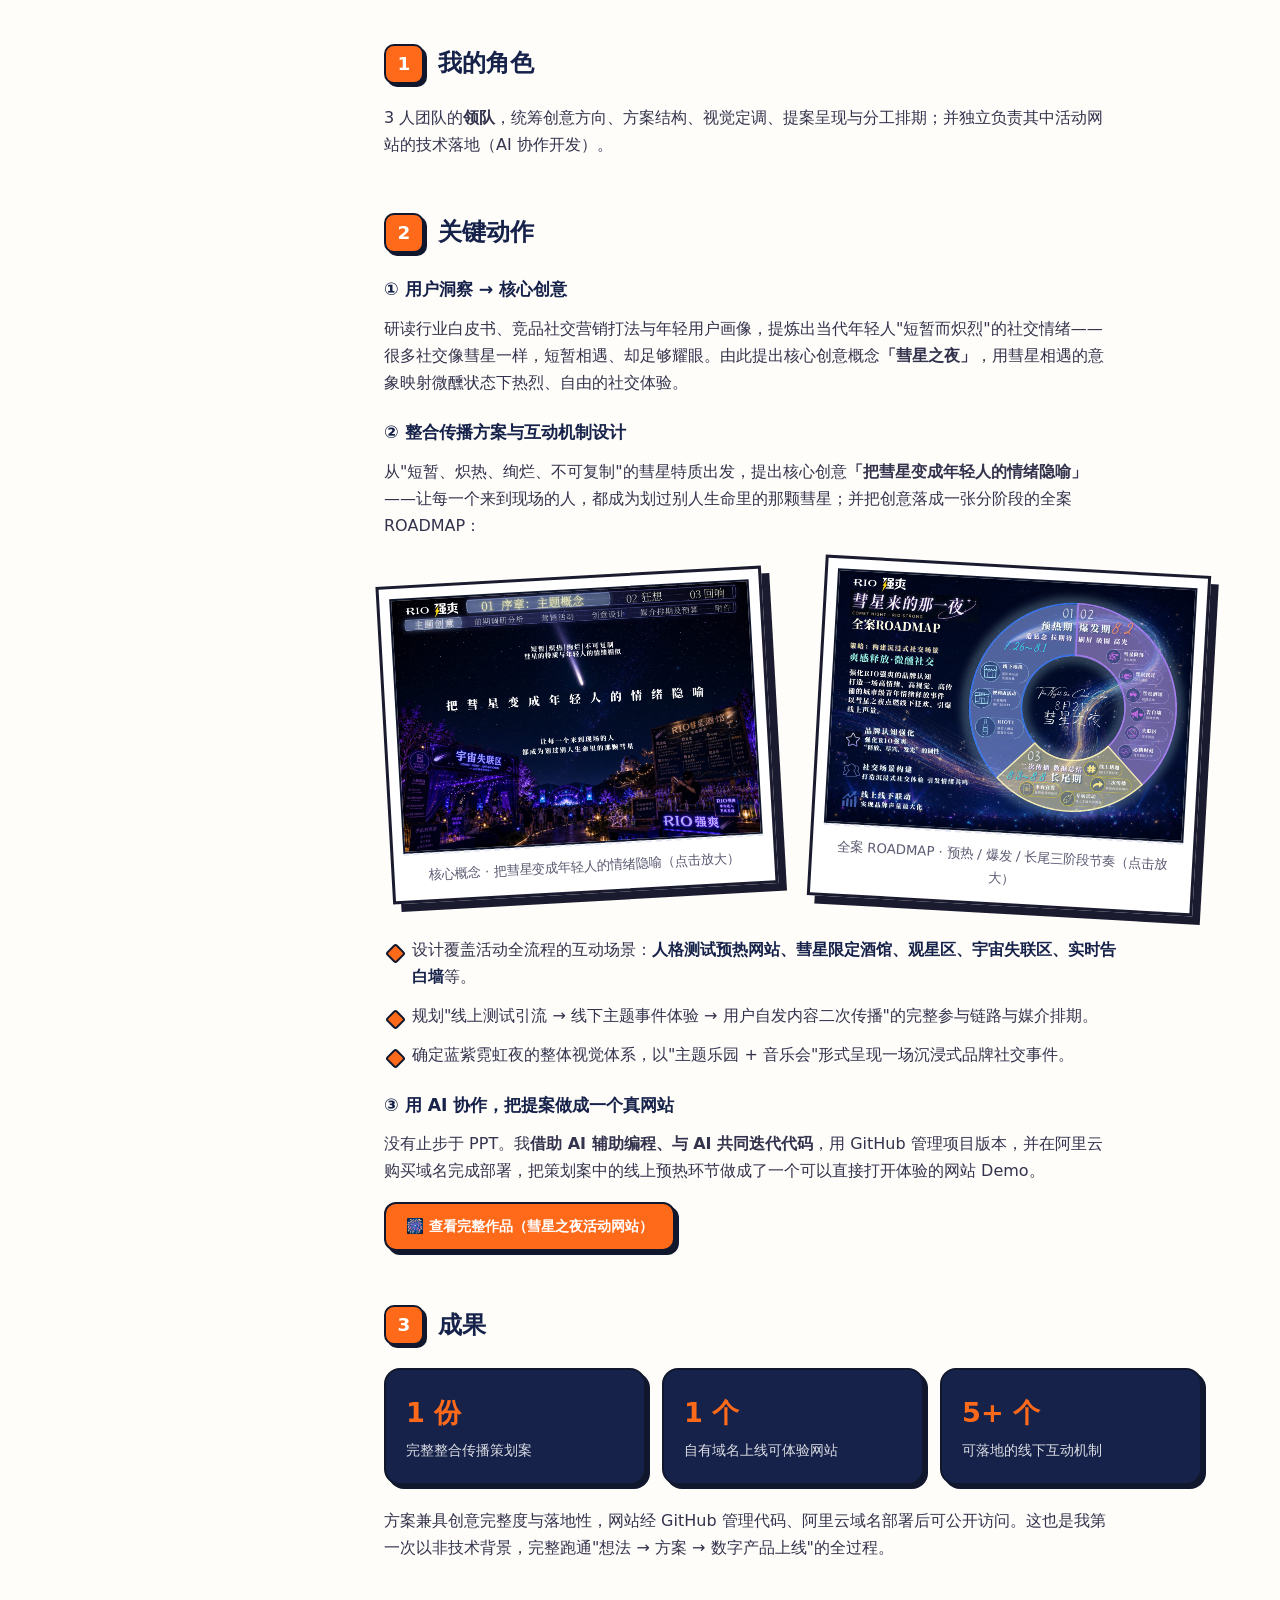
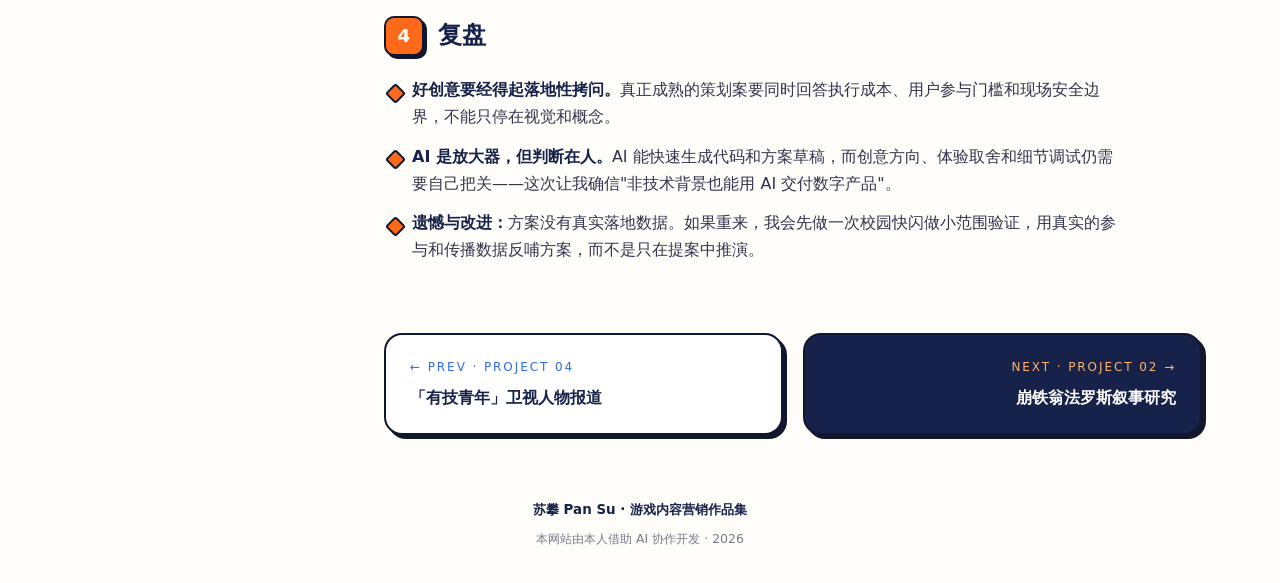
<file: case-comet.html>
<!doctype html>
<html lang="zh-CN">
<head>
<meta charset="utf-8">
<meta name="viewport" content="width=device-width, initial-scale=1">
<title>彗星之夜 · RIO 强爽社交事件策划 | 苏攀 Pan Su</title>
<meta name="description" content="《彗星之夜》RIO 强爽整合传播策划案：线上人格测试预热、线下限定酒馆社交事件，并借助 AI 协作编程、GitHub 与阿里云把活动网站部署上线。">
<link rel="stylesheet" href="assets/style.css">
<link rel="icon" type="image/png" href="assets/favicon.png">
<link rel="canonical" href="https://supan.work/case-comet.html">
<meta property="og:type" content="article">
<meta property="og:site_name" content="苏攀 Pan Su · 游戏内容营销作品集">
<meta property="og:locale" content="zh_CN">
<meta property="og:title" content="彗星之夜 · RIO 强爽社交事件策划 | 苏攀 Pan Su">
<meta property="og:description" content="《彗星之夜》RIO 强爽整合传播策划案：线上人格测试预热、线下限定酒馆社交事件，并借助 AI 协作编程、GitHub 与阿里云把活动网站部署上线。">
<meta property="og:url" content="https://supan.work/case-comet.html">
<meta property="og:image" content="https://supan.work/assets/og-cover.jpg">
<meta name="twitter:card" content="summary_large_image">
<meta name="twitter:title" content="彗星之夜 · RIO 强爽社交事件策划 | 苏攀 Pan Su">
<meta name="twitter:description" content="《彗星之夜》RIO 强爽整合传播策划案：线上人格测试预热、线下限定酒馆社交事件，并借助 AI 协作编程、GitHub 与阿里云把活动网站部署上线。">
<meta name="twitter:image" content="https://supan.work/assets/og-cover.jpg">
<script type="application/ld+json">
{
  "@context": "https://schema.org",
  "@type": "Person",
  "name": "苏攀 (Pan Su)",
  "url": "https://supan.work/",
  "image": "https://supan.work/assets/avatar.png",
  "jobTitle": "游戏 / 二次元内容营销 · 活动运营",
  "description": "深圳大学新闻与传播在读研究生，崩坏：星穹铁道开服深度玩家；擅长游戏内容策划、整合传播、活动运营与AI协作建站，论文获广东省荔园文创研究生学术论坛新锐奖。",
  "email": "supan041110@gmail.com",
  "address": {
    "@type": "PostalAddress",
    "addressCountry": "CN",
    "addressRegion": "重庆"
  },
  "knowsAbout": [
    "游戏内容营销",
    "二次元内容策划",
    "整合传播",
    "活动运营",
    "游戏叙事研究",
    "AI协作开发"
  ]
}
</script>

</head>
<body>

<nav class="nav scrolled" id="nav" aria-label="主导航">
  <div class="wrap nav-inner">
    <a class="logo" href="index.html#top"><b>攀</b><span>PAN&nbsp;SU</span></a>
    <ul class="nav-links">
      <li class="hide-m"><a href="index.html#works">作品</a></li>
      <li class="hide-m"><a href="index.html#about">关于我</a></li>
      <li class="hide-m"><a href="index.html#awards">荣誉</a></li>
      <li><a href="index.html#contact" class="nav-cta">联系我</a></li>
    </ul>
  </div>
</nav>

<main>
<header class="case-hero">
  <div class="wrap">
    <div class="case-top">
      <a class="back-link" href="index.html#works">← 返回作品列表</a>
      <div class="case-badges"><span>品牌 / 社交事件策划</span><span>3 人团队领队</span><span>AI 协作建站</span></div>
    </div>
    <h1 class="case-title">彗星之夜——RIO 强爽社交事件策划案<br>与一个真正上线的活动网站</h1>
    <p class="case-en">PROJECT 01 · INTEGRATED CAMPAIGN / EVENT PLANNING</p>
    <div class="case-meta">
      <span>角色：<b>团队领队（3 人）</b></span>
      <span>时间：<b>2026.03–04</b></span>
      <span>命题：<b>中国大学生广告艺术节学院奖</b></span>
      <span>交付：<b>策划案 PDF + 上线网站 Demo</b></span>
    </div>
    <div class="case-cover"><img src="assets/comet_cover.jpg" alt="《彗星之夜》策划案封面，彗星拖着蓝紫色光尾划过夜空，RIO 强爽产品在左下角"></div>
  </div>
</header>

<div class="wrap">
  <div class="case-body">
    <nav class="case-toc" aria-label="案例目录">
      <a href="#bg">项目背景</a>
      <a href="#role">我的角色</a>
      <a href="#action">关键动作</a>
      <a href="#result">成果</a>
      <a href="#review">复盘</a>
    </nav>

    <article>
      <section class="case-section" id="bg">
        <h2><span class="n">0</span>项目背景</h2>
        <p>这是为 RIO 强爽参加中国大学生广告艺术节学院奖而做的整合传播策划命题：围绕产品的社交属性，产出一个<b>能够制造线上话题、也能在真实社交场景中落地、还能被用户二次传播</b>的线下社交事件策划案，帮助品牌建立"热烈、青春的微醺社交"场景绑定。</p>
        <div class="lead-quote">核心命题不是"想一个好玩的点子"，而是把年轻人的某种社交情绪，翻译成一场他们真的愿意来、愿意拍、愿意发的活动。</div>
      </section>

      <section class="case-section" id="role">
        <h2><span class="n">1</span>我的角色</h2>
        <p>3 人团队的<b>领队</b>，统筹创意方向、方案结构、视觉定调、提案呈现与分工排期；并独立负责其中活动网站的技术落地（AI 协作开发）。</p>
      </section>

      <section class="case-section" id="action">
        <h2><span class="n">2</span>关键动作</h2>
        <h3>① 用户洞察 → 核心创意</h3>
        <p>研读行业白皮书、竞品社交营销打法与年轻用户画像，提炼出当代年轻人"短暂而炽烈"的社交情绪——很多社交像彗星一样，短暂相遇、却足够耀眼。由此提出核心创意概念<b>「彗星之夜」</b>，用彗星相遇的意象映射微醺状态下热烈、自由的社交体验。</p>
        <h3>② 整合传播方案与互动机制设计</h3>
        <p>从"短暂、炽热、绚烂、不可复制"的彗星特质出发，提出核心创意<b>「把彗星变成年轻人的情绪隐喻」</b>——让每一个来到现场的人，都成为划过别人生命里的那颗彗星；并把创意落成一张分阶段的全案 ROADMAP：</p>
        <div class="splay-pair">
          <figure class="splay-card splay-left">
            <img class="zoomable" src="assets/comet_concept.jpg" alt="彗星之夜核心创意概念页：把彗星变成年轻人的情绪隐喻">
            <figcaption class="media-cap">核心概念 · 把彗星变成年轻人的情绪隐喻（点击放大）</figcaption>
          </figure>
          <figure class="splay-card splay-right">
            <img class="zoomable" src="assets/comet_roadmap.jpg" alt="彗星之夜全案ROADMAP：预热期、爆发期、长尾期三阶段时间盘">
            <figcaption class="media-cap">全案 ROADMAP · 预热 / 爆发 / 长尾三阶段节奏（点击放大）</figcaption>
          </figure>
        </div>
        <ul>
          <li>设计覆盖活动全流程的互动场景：<b>人格测试预热网站、彗星限定酒馆、观星区、宇宙失联区、实时告白墙</b>等。</li>
          <li>规划"线上测试引流 → 线下主题事件体验 → 用户自发内容二次传播"的完整参与链路与媒介排期。</li>
          <li>确定蓝紫霓虹夜的整体视觉体系，以"主题乐园 + 音乐会"形式呈现一场沉浸式品牌社交事件。</li>
        </ul>
        <h3>③ 用 AI 协作，把提案做成一个真网站</h3>
        <p>没有止步于 PPT。我<b>借助 AI 辅助编程、与 AI 共同迭代代码</b>，用 GitHub 管理项目版本，并在阿里云购买域名完成部署，把策划案中的线上预热环节做成了一个可以直接打开体验的网站 Demo。</p>
        <div class="ext-links">
          <a class="btn btn-primary btn-sm" href="https://khsj.cn/rio" target="_blank" rel="noopener noreferrer">🎆 查看完整作品（彗星之夜活动网站）</a>
        </div>
      </section>

      <section class="case-section" id="result">
        <h2><span class="n">3</span>成果</h2>
        <div class="result-strip">
          <div class="result-cell"><b>1 份</b><span>完整整合传播策划案</span></div>
          <div class="result-cell"><b>1 个</b><span>自有域名上线可体验网站</span></div>
          <div class="result-cell"><b>5+ 个</b><span>可落地的线下互动机制</span></div>
        </div>
        <p>方案兼具创意完整度与落地性，网站经 GitHub 管理代码、阿里云域名部署后可公开访问。这也是我第一次以非技术背景，完整跑通"想法 → 方案 → 数字产品上线"的全过程。</p>
      </section>

      <section class="case-section" id="review">
        <h2><span class="n">4</span>复盘</h2>
        <ul>
          <li><b>好创意要经得起落地性拷问。</b>真正成熟的策划案要同时回答执行成本、用户参与门槛和现场安全边界，不能只停在视觉和概念。</li>
          <li><b>AI 是放大器，但判断在人。</b>AI 能快速生成代码和方案草稿，而创意方向、体验取舍和细节调试仍需要自己把关——这次让我确信"非技术背景也能用 AI 交付数字产品"。</li>
          <li><b>遗憾与改进：</b>方案没有真实落地数据。如果重来，我会先做一次校园快闪做小范围验证，用真实的参与和传播数据反哺方案，而不是只在提案中推演。</li>
        </ul>
      </section>

      <nav class="case-nav" aria-label="案例切换">
        <a href="case-report.html"><div class="dir">← PREV · PROJECT 04</div><b>「有技青年」卫视人物报道</b></a>
        <a class="next" href="case-hsr.html"><div class="dir">NEXT · PROJECT 02 →</div><b>崩铁翁法罗斯叙事研究</b></a>
      </nav>
    </article>
  </div>
</div>
</main>

<footer>
  <div class="wrap">
    <div class="f-logo">苏攀 Pan Su · 游戏内容营销作品集</div>
    <div class="ai-note">本网站由本人借助 AI 协作开发 · 2026</div>
  </div>
</footer>
<script src="assets/main.js"></script>
</body>
</html>
</file>
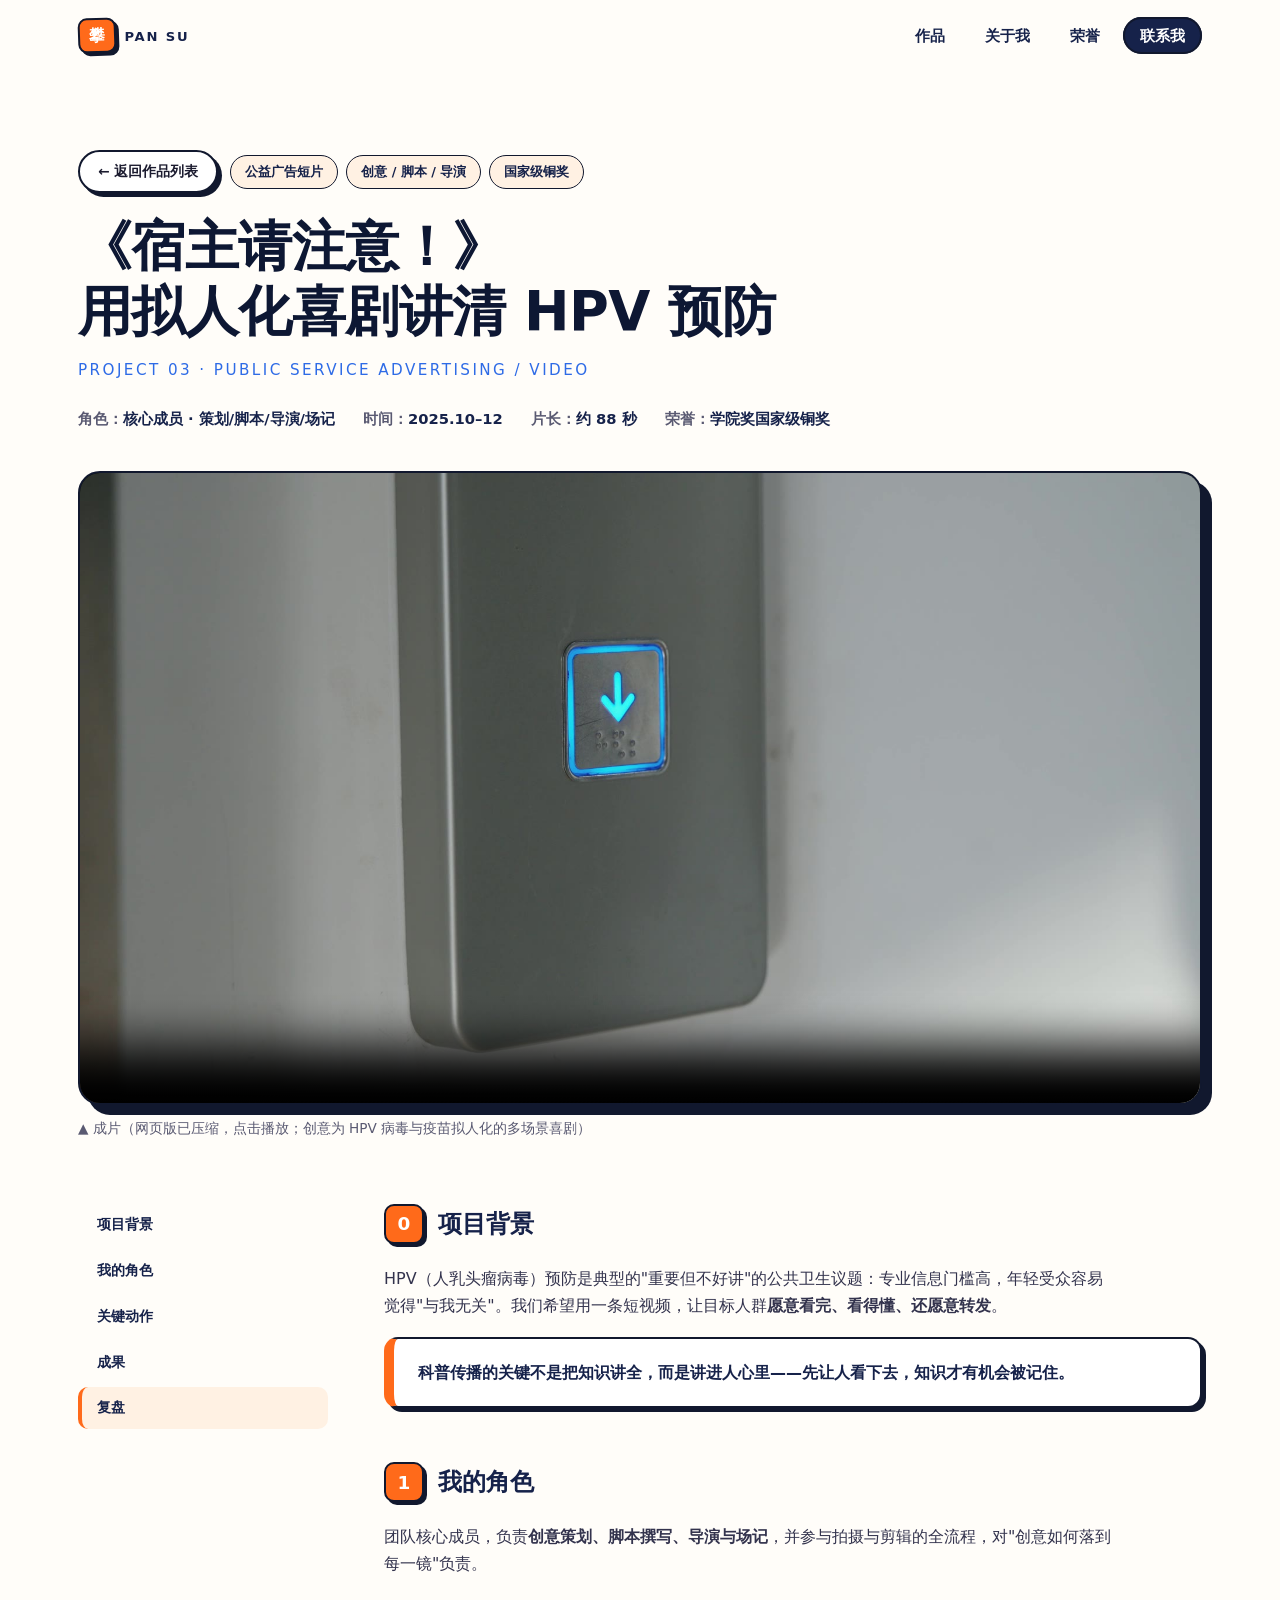
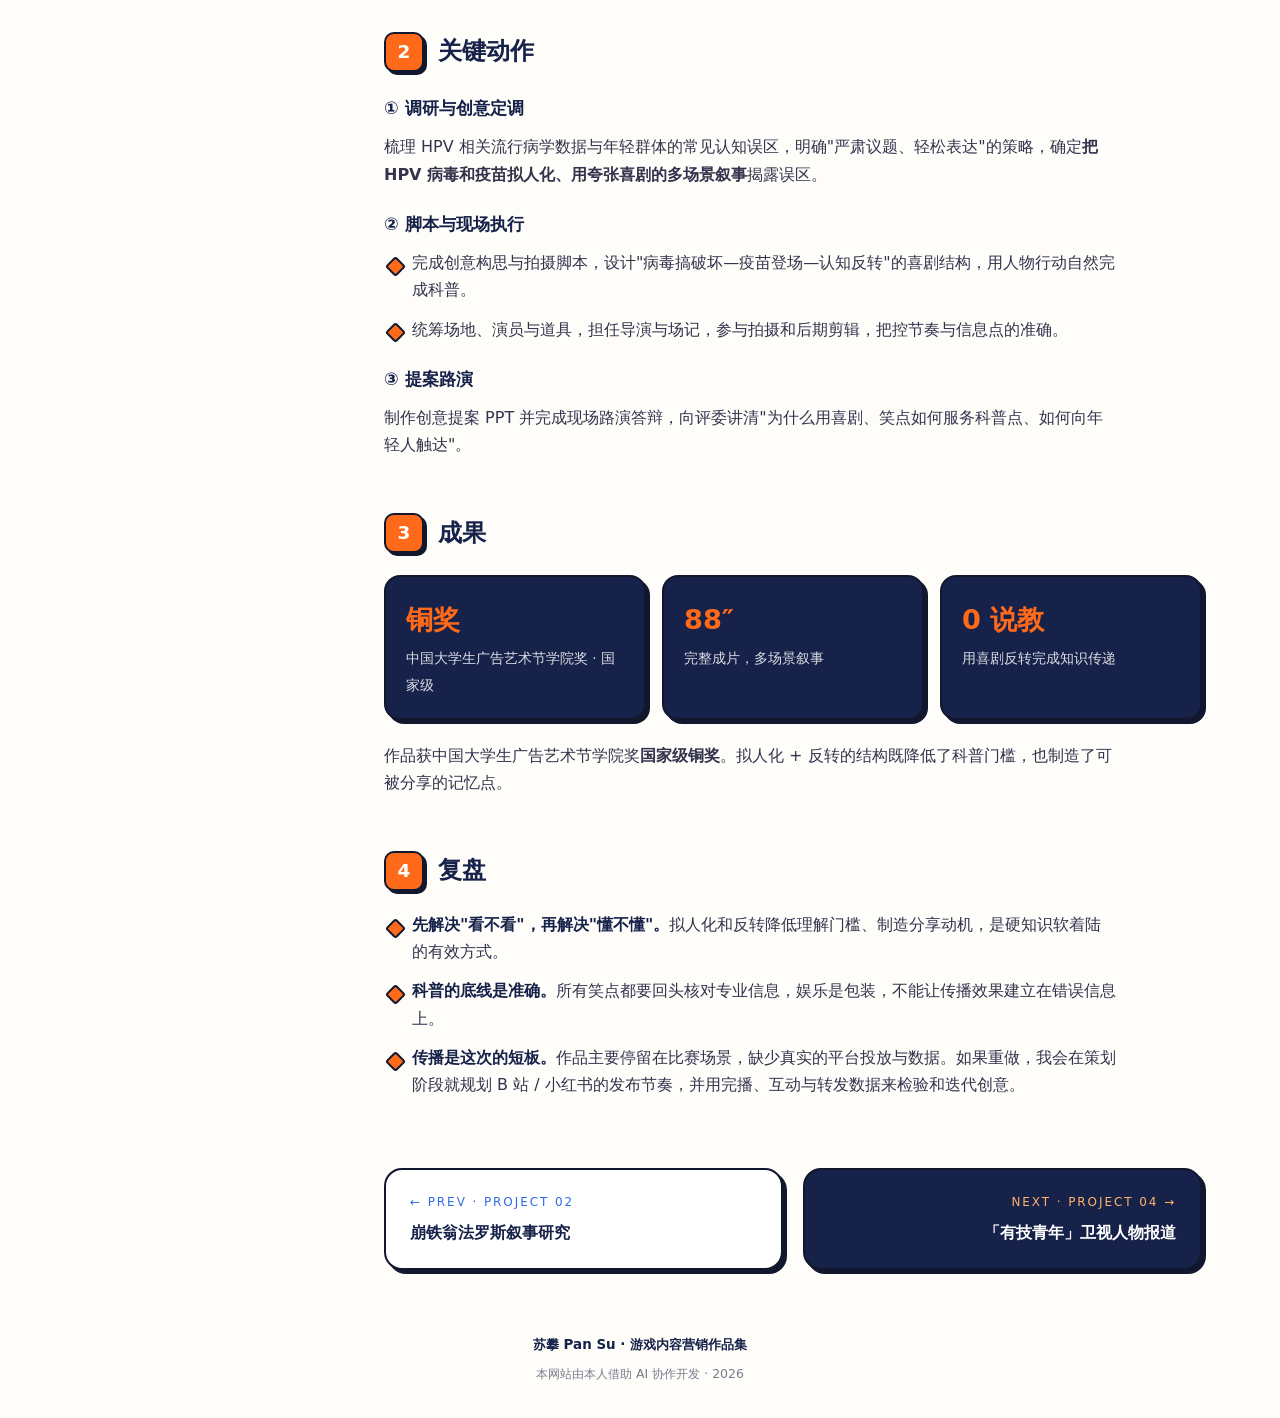
<file: case-hpv.html>
<!doctype html>
<html lang="zh-CN">
<head>
<meta charset="utf-8">
<meta name="viewport" content="width=device-width, initial-scale=1">
<title>《宿主请注意！》HPV 科普公益短片（国家级铜奖）| 苏攀 Pan Su</title>
<meta name="description" content="将HPV病毒与疫苗拟人化的喜剧科普短片，获中国大学生广告艺术节学院奖国家级铜奖。苏攀负责创意策划、脚本、导演与场记，参与拍摄剪辑全流程。">
<link rel="stylesheet" href="assets/style.css">
<link rel="icon" type="image/png" href="assets/favicon.png">
<link rel="canonical" href="https://supan.work/case-hpv.html">
<meta property="og:type" content="article">
<meta property="og:site_name" content="苏攀 Pan Su · 游戏内容营销作品集">
<meta property="og:locale" content="zh_CN">
<meta property="og:title" content="《宿主请注意！》HPV 科普公益短片（国家级铜奖）| 苏攀 Pan Su">
<meta property="og:description" content="将HPV病毒与疫苗拟人化的喜剧科普短片，获中国大学生广告艺术节学院奖国家级铜奖。苏攀负责创意策划、脚本、导演与场记，参与拍摄剪辑全流程。">
<meta property="og:url" content="https://supan.work/case-hpv.html">
<meta property="og:image" content="https://supan.work/assets/og-cover.jpg">
<meta name="twitter:card" content="summary_large_image">
<meta name="twitter:title" content="《宿主请注意！》HPV 科普公益短片（国家级铜奖）| 苏攀 Pan Su">
<meta name="twitter:description" content="将HPV病毒与疫苗拟人化的喜剧科普短片，获中国大学生广告艺术节学院奖国家级铜奖。苏攀负责创意策划、脚本、导演与场记，参与拍摄剪辑全流程。">
<meta name="twitter:image" content="https://supan.work/assets/og-cover.jpg">
<script type="application/ld+json">
{
  "@context": "https://schema.org",
  "@type": "Person",
  "name": "苏攀 (Pan Su)",
  "url": "https://supan.work/",
  "image": "https://supan.work/assets/avatar.png",
  "jobTitle": "游戏 / 二次元内容营销 · 活动运营",
  "description": "深圳大学新闻与传播在读研究生，崩坏：星穹铁道开服深度玩家；擅长游戏内容策划、整合传播、活动运营与AI协作建站，论文获广东省荔园文创研究生学术论坛新锐奖。",
  "email": "supan041110@gmail.com",
  "address": {
    "@type": "PostalAddress",
    "addressCountry": "CN",
    "addressRegion": "重庆"
  },
  "knowsAbout": [
    "游戏内容营销",
    "二次元内容策划",
    "整合传播",
    "活动运营",
    "游戏叙事研究",
    "AI协作开发"
  ]
}
</script>

</head>
<body>

<nav class="nav scrolled" id="nav" aria-label="主导航">
  <div class="wrap nav-inner">
    <a class="logo" href="index.html#top"><b>攀</b><span>PAN&nbsp;SU</span></a>
    <ul class="nav-links">
      <li class="hide-m"><a href="index.html#works">作品</a></li>
      <li class="hide-m"><a href="index.html#about">关于我</a></li>
      <li class="hide-m"><a href="index.html#awards">荣誉</a></li>
      <li><a href="index.html#contact" class="nav-cta">联系我</a></li>
    </ul>
  </div>
</nav>

<main>
<header class="case-hero">
  <div class="wrap">
    <div class="case-top">
      <a class="back-link" href="index.html#works">← 返回作品列表</a>
      <div class="case-badges"><span>公益广告短片</span><span>创意 / 脚本 / 导演</span><span>国家级铜奖</span></div>
    </div>
    <h1 class="case-title">《宿主请注意！》<br>用拟人化喜剧讲清 HPV 预防</h1>
    <p class="case-en">PROJECT 03 · PUBLIC SERVICE ADVERTISING / VIDEO</p>
    <div class="case-meta">
      <span>角色：<b>核心成员 · 策划/脚本/导演/场记</b></span>
      <span>时间：<b>2025.10–12</b></span>
      <span>片长：<b>约 88 秒</b></span>
      <span>荣誉：<b>学院奖国家级铜奖</b></span>
    </div>
    <div class="case-cover">
      <video controls preload="none" poster="assets/hpv_cover.jpg" playsinline>
        <source src="assets/hpv_video.mp4" type="video/mp4">
        您的浏览器不支持视频播放。
      </video>
    </div>
    <p style="margin-top:12px;font-size:.85rem;color:var(--muted)">▲ 成片（网页版已压缩，点击播放；创意为 HPV 病毒与疫苗拟人化的多场景喜剧）</p>
  </div>
</header>

<div class="wrap">
  <div class="case-body">
    <nav class="case-toc" aria-label="案例目录">
      <a href="#bg">项目背景</a>
      <a href="#role">我的角色</a>
      <a href="#action">关键动作</a>
      <a href="#result">成果</a>
      <a href="#review">复盘</a>
    </nav>

    <article>
      <section class="case-section" id="bg">
        <h2><span class="n">0</span>项目背景</h2>
        <p>HPV（人乳头瘤病毒）预防是典型的"重要但不好讲"的公共卫生议题：专业信息门槛高，年轻受众容易觉得"与我无关"。我们希望用一条短视频，让目标人群<b>愿意看完、看得懂、还愿意转发</b>。</p>
        <div class="lead-quote">科普传播的关键不是把知识讲全，而是讲进人心里——先让人看下去，知识才有机会被记住。</div>
      </section>

      <section class="case-section" id="role">
        <h2><span class="n">1</span>我的角色</h2>
        <p>团队核心成员，负责<b>创意策划、脚本撰写、导演与场记</b>，并参与拍摄与剪辑的全流程，对"创意如何落到每一镜"负责。</p>
      </section>

      <section class="case-section" id="action">
        <h2><span class="n">2</span>关键动作</h2>
        <h3>① 调研与创意定调</h3>
        <p>梳理 HPV 相关流行病学数据与年轻群体的常见认知误区，明确"严肃议题、轻松表达"的策略，确定<b>把 HPV 病毒和疫苗拟人化、用夸张喜剧的多场景叙事</b>揭露误区。</p>
        <h3>② 脚本与现场执行</h3>
        <ul>
          <li>完成创意构思与拍摄脚本，设计"病毒搞破坏—疫苗登场—认知反转"的喜剧结构，用人物行动自然完成科普。</li>
          <li>统筹场地、演员与道具，担任导演与场记，参与拍摄和后期剪辑，把控节奏与信息点的准确。</li>
        </ul>
        <h3>③ 提案路演</h3>
        <p>制作创意提案 PPT 并完成现场路演答辩，向评委讲清"为什么用喜剧、笑点如何服务科普点、如何向年轻人触达"。</p>
      </section>

      <section class="case-section" id="result">
        <h2><span class="n">3</span>成果</h2>
        <div class="result-strip">
          <div class="result-cell"><b>铜奖</b><span>中国大学生广告艺术节学院奖 · 国家级</span></div>
          <div class="result-cell"><b>88″</b><span>完整成片，多场景叙事</span></div>
          <div class="result-cell"><b>0 说教</b><span>用喜剧反转完成知识传递</span></div>
        </div>
        <p>作品获中国大学生广告艺术节学院奖<b>国家级铜奖</b>。拟人化 + 反转的结构既降低了科普门槛，也制造了可被分享的记忆点。</p>
      </section>

      <section class="case-section" id="review">
        <h2><span class="n">4</span>复盘</h2>
        <ul>
          <li><b>先解决"看不看"，再解决"懂不懂"。</b>拟人化和反转降低理解门槛、制造分享动机，是硬知识软着陆的有效方式。</li>
          <li><b>科普的底线是准确。</b>所有笑点都要回头核对专业信息，娱乐是包装，不能让传播效果建立在错误信息上。</li>
          <li><b>传播是这次的短板。</b>作品主要停留在比赛场景，缺少真实的平台投放与数据。如果重做，我会在策划阶段就规划 B 站 / 小红书的发布节奏，并用完播、互动与转发数据来检验和迭代创意。</li>
        </ul>
      </section>

      <nav class="case-nav" aria-label="案例切换">
        <a href="case-hsr.html"><div class="dir">← PREV · PROJECT 02</div><b>崩铁翁法罗斯叙事研究</b></a>
        <a class="next" href="case-report.html"><div class="dir">NEXT · PROJECT 04 →</div><b>「有技青年」卫视人物报道</b></a>
      </nav>
    </article>
  </div>
</div>
</main>

<footer>
  <div class="wrap">
    <div class="f-logo">苏攀 Pan Su · 游戏内容营销作品集</div>
    <div class="ai-note">本网站由本人借助 AI 协作开发 · 2026</div>
  </div>
</footer>
<script src="assets/main.js"></script>
</body>
</html>
</file>
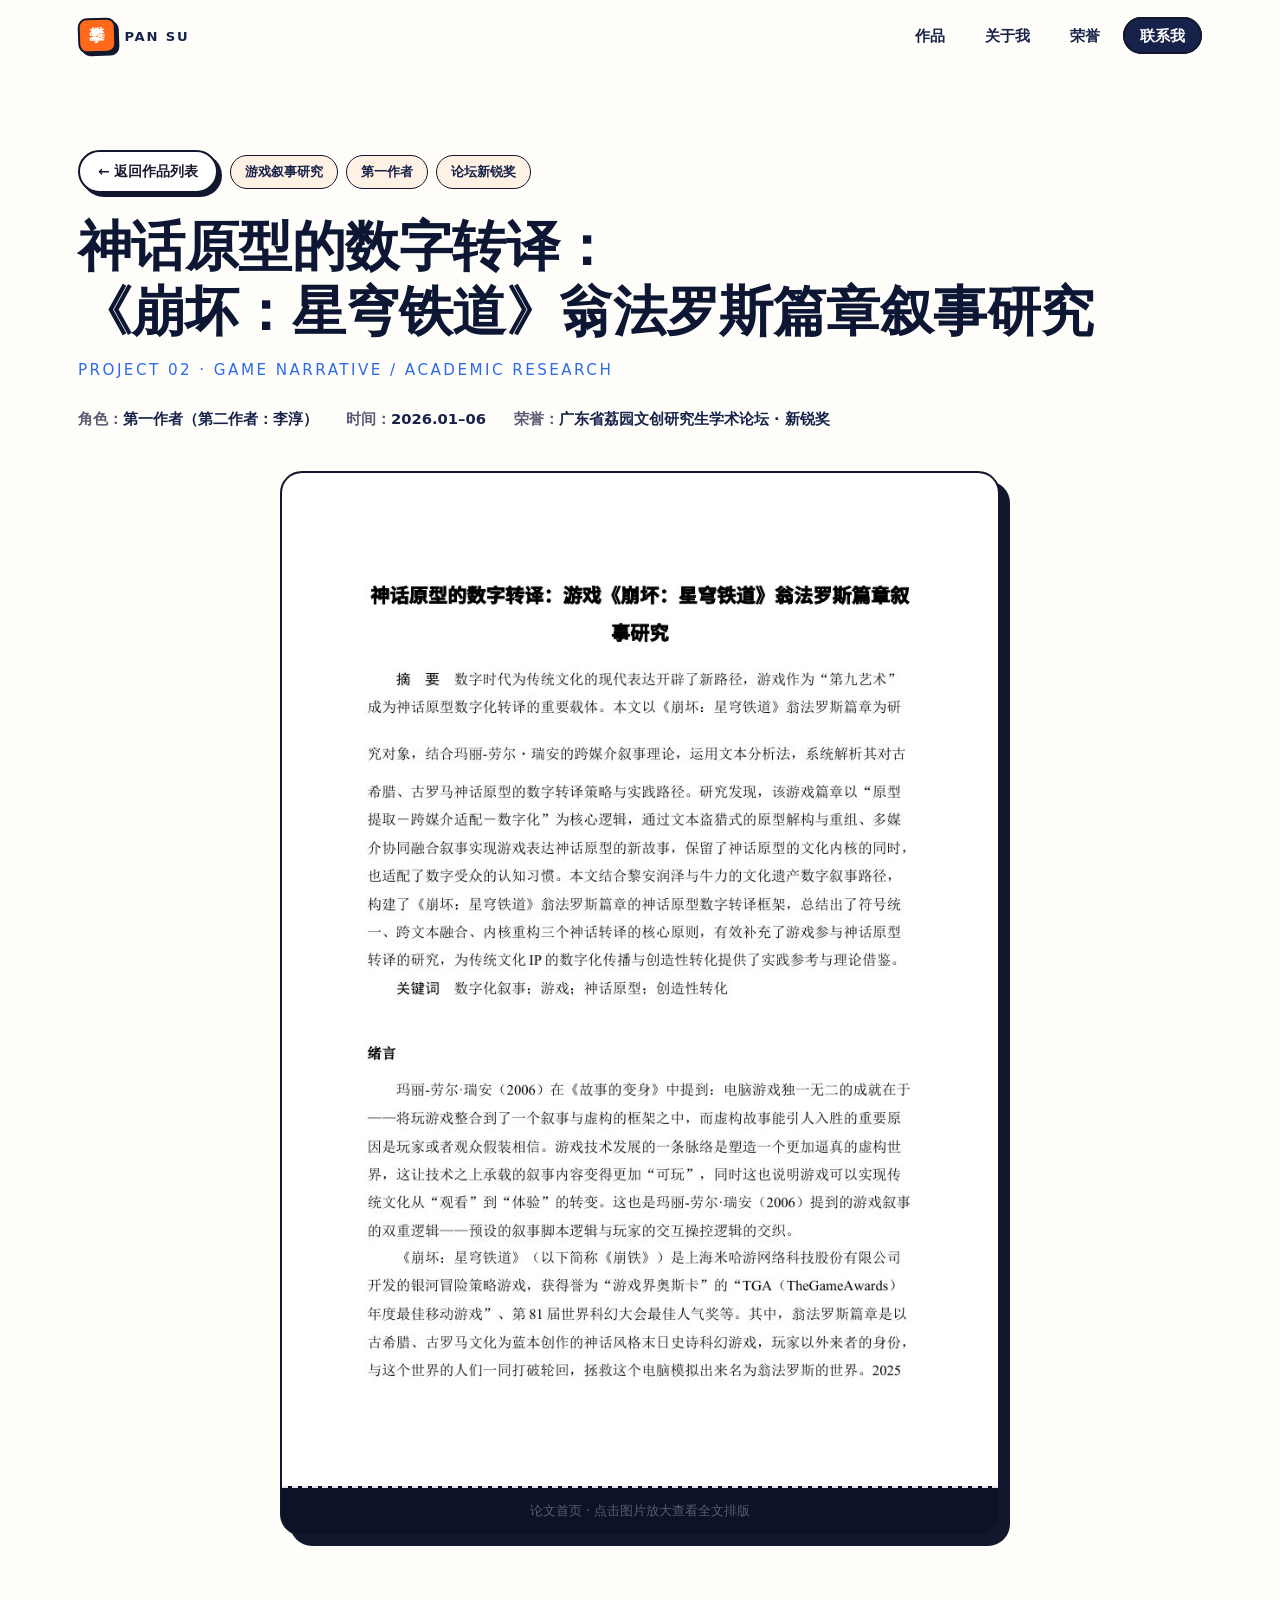
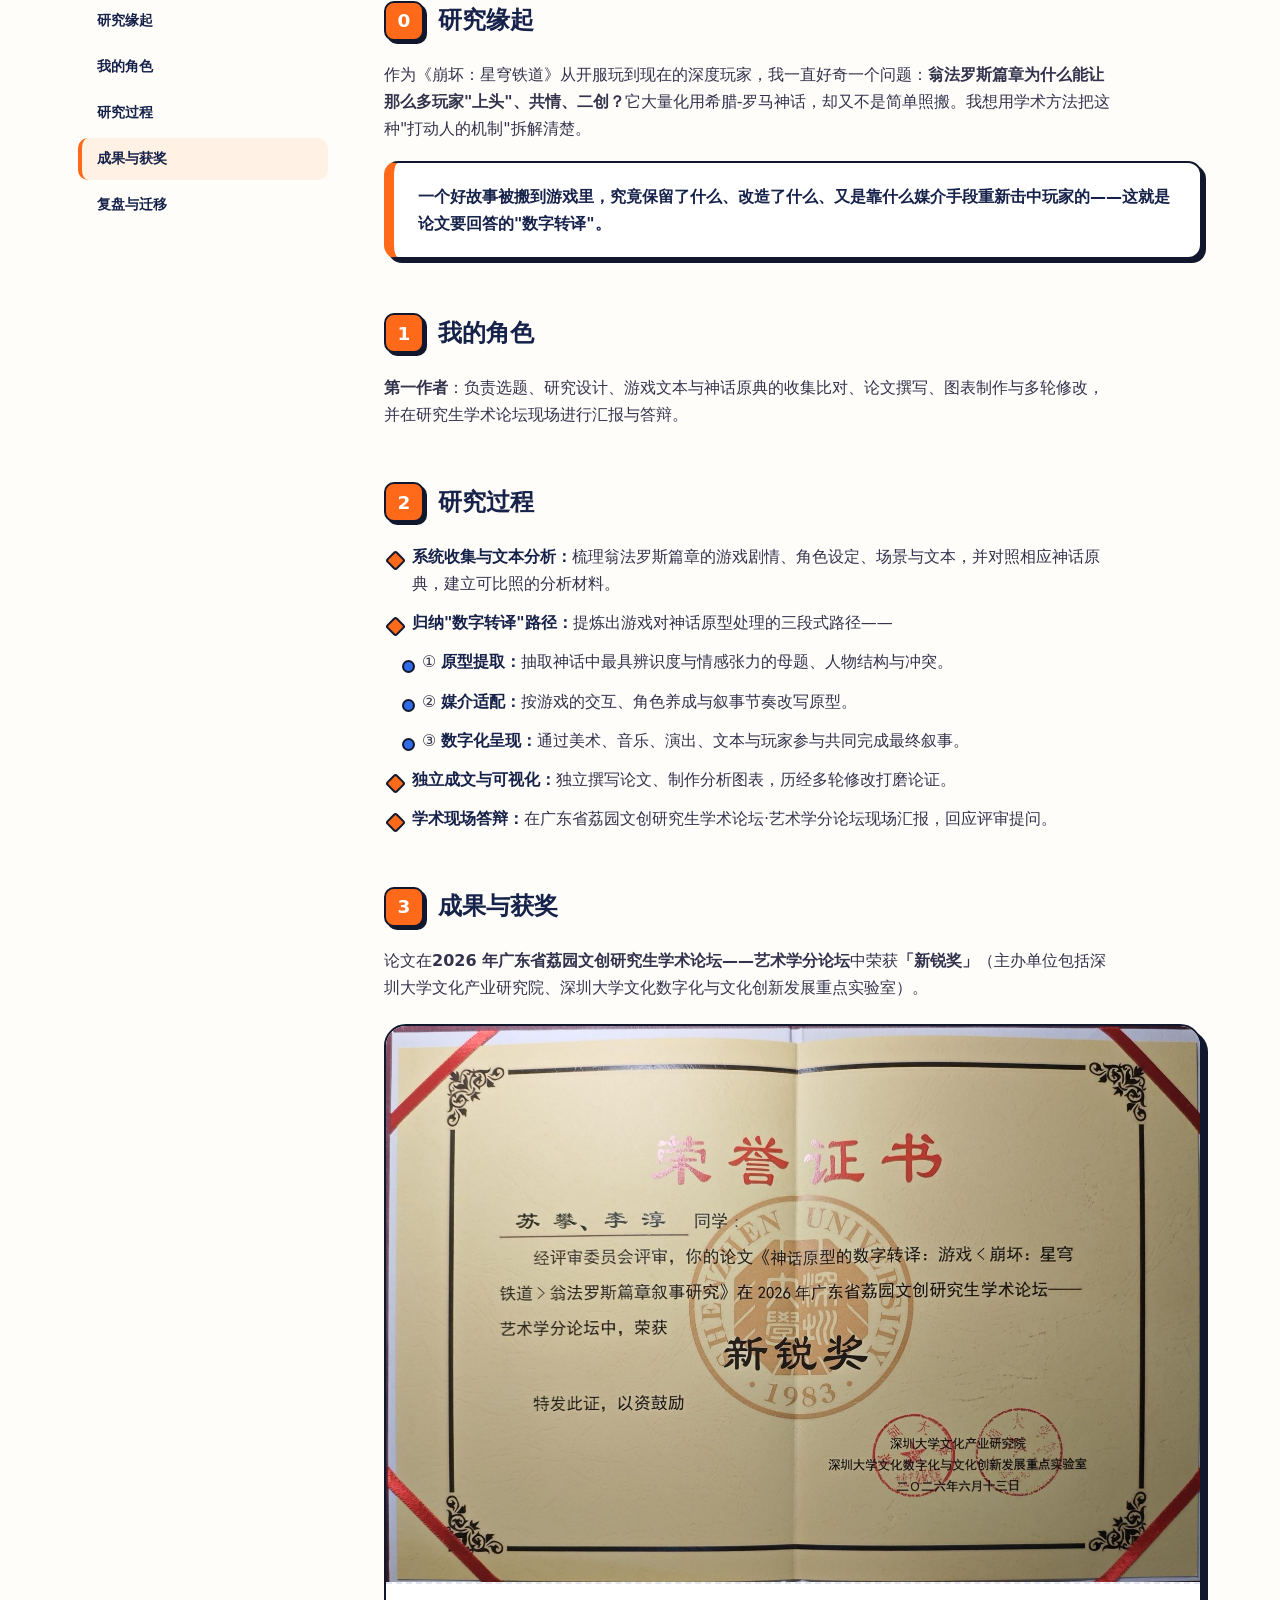
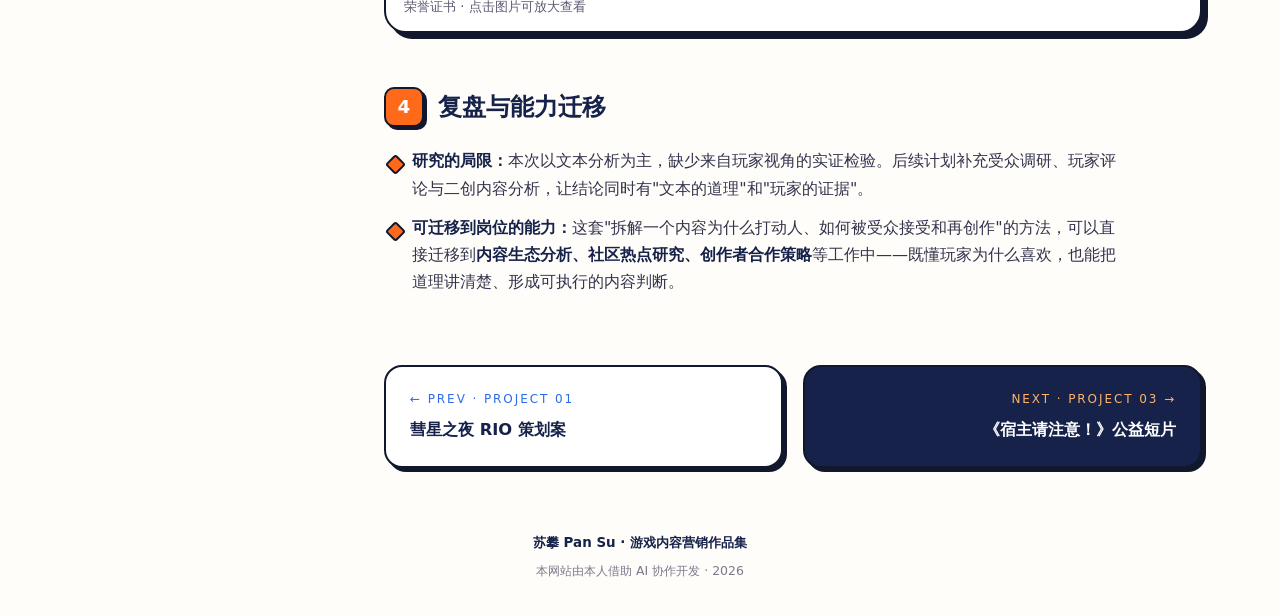
<file: case-hsr.html>
<!doctype html>
<html lang="zh-CN">
<head>
<meta charset="utf-8">
<meta name="viewport" content="width=device-width, initial-scale=1">
<title>崩铁翁法罗斯叙事研究（新锐奖）| 苏攀 Pan Su</title>
<meta name="description" content="论文《神话原型的数字转译：游戏〈崩坏：星穹铁道〉翁法罗斯篇章叙事研究》，苏攀第一作者，获2026广东省荔园文创研究生学术论坛艺术学分论坛新锐奖。">
<link rel="stylesheet" href="assets/style.css">
<link rel="icon" type="image/png" href="assets/favicon.png">
<link rel="canonical" href="https://supan.work/case-hsr.html">
<meta property="og:type" content="article">
<meta property="og:site_name" content="苏攀 Pan Su · 游戏内容营销作品集">
<meta property="og:locale" content="zh_CN">
<meta property="og:title" content="崩铁翁法罗斯叙事研究（新锐奖）| 苏攀 Pan Su">
<meta property="og:description" content="论文《神话原型的数字转译：游戏〈崩坏：星穹铁道〉翁法罗斯篇章叙事研究》，苏攀第一作者，获2026广东省荔园文创研究生学术论坛艺术学分论坛新锐奖。">
<meta property="og:url" content="https://supan.work/case-hsr.html">
<meta property="og:image" content="https://supan.work/assets/og-cover.jpg">
<meta name="twitter:card" content="summary_large_image">
<meta name="twitter:title" content="崩铁翁法罗斯叙事研究（新锐奖）| 苏攀 Pan Su">
<meta name="twitter:description" content="论文《神话原型的数字转译：游戏〈崩坏：星穹铁道〉翁法罗斯篇章叙事研究》，苏攀第一作者，获2026广东省荔园文创研究生学术论坛艺术学分论坛新锐奖。">
<meta name="twitter:image" content="https://supan.work/assets/og-cover.jpg">
<script type="application/ld+json">
{
  "@context": "https://schema.org",
  "@type": "Person",
  "name": "苏攀 (Pan Su)",
  "url": "https://supan.work/",
  "image": "https://supan.work/assets/avatar.png",
  "jobTitle": "游戏 / 二次元内容营销 · 活动运营",
  "description": "深圳大学新闻与传播在读研究生，崩坏：星穹铁道开服深度玩家；擅长游戏内容策划、整合传播、活动运营与AI协作建站，论文获广东省荔园文创研究生学术论坛新锐奖。",
  "email": "supan041110@gmail.com",
  "address": {
    "@type": "PostalAddress",
    "addressCountry": "CN",
    "addressRegion": "重庆"
  },
  "knowsAbout": [
    "游戏内容营销",
    "二次元内容策划",
    "整合传播",
    "活动运营",
    "游戏叙事研究",
    "AI协作开发"
  ]
}
</script>

</head>
<body>

<nav class="nav scrolled" id="nav" aria-label="主导航">
  <div class="wrap nav-inner">
    <a class="logo" href="index.html#top"><b>攀</b><span>PAN&nbsp;SU</span></a>
    <ul class="nav-links">
      <li class="hide-m"><a href="index.html#works">作品</a></li>
      <li class="hide-m"><a href="index.html#about">关于我</a></li>
      <li class="hide-m"><a href="index.html#awards">荣誉</a></li>
      <li><a href="index.html#contact" class="nav-cta">联系我</a></li>
    </ul>
  </div>
</nav>

<main>
<header class="case-hero">
  <div class="wrap">
    <div class="case-top">
      <a class="back-link" href="index.html#works">← 返回作品列表</a>
      <div class="case-badges"><span>游戏叙事研究</span><span>第一作者</span><span>论坛新锐奖</span></div>
    </div>
    <h1 class="case-title">神话原型的数字转译：<br>《崩坏：星穹铁道》翁法罗斯篇章叙事研究</h1>
    <p class="case-en">PROJECT 02 · GAME NARRATIVE / ACADEMIC RESEARCH</p>
    <div class="case-meta">
      <span>角色：<b>第一作者（第二作者：李淳）</b></span>
      <span>时间：<b>2026.01–06</b></span>
      <span>荣誉：<b>广东省荔园文创研究生学术论坛 · 新锐奖</b></span>
    </div>
    <figure class="case-cover cover-narrow">
      <img class="zoomable" src="assets/paper_cover.jpg" alt="论文《神话原型的数字转译》首页，点击放大查看">
      <figcaption class="media-cap">论文首页 · 点击图片放大查看全文排版</figcaption>
    </figure>
  </div>
</header>

<div class="wrap">
  <div class="case-body">
    <nav class="case-toc" aria-label="案例目录">
      <a href="#bg">研究缘起</a>
      <a href="#role">我的角色</a>
      <a href="#action">研究过程</a>
      <a href="#result">成果与获奖</a>
      <a href="#review">复盘与迁移</a>
    </nav>

    <article>
      <section class="case-section" id="bg">
        <h2><span class="n">0</span>研究缘起</h2>
        <p>作为《崩坏：星穹铁道》从开服玩到现在的深度玩家，我一直好奇一个问题：<b>翁法罗斯篇章为什么能让那么多玩家"上头"、共情、二创？</b>它大量化用希腊-罗马神话，却又不是简单照搬。我想用学术方法把这种"打动人的机制"拆解清楚。</p>
        <div class="lead-quote">一个好故事被搬到游戏里，究竟保留了什么、改造了什么、又是靠什么媒介手段重新击中玩家的——这就是论文要回答的"数字转译"。</div>
      </section>

      <section class="case-section" id="role">
        <h2><span class="n">1</span>我的角色</h2>
        <p><b>第一作者</b>：负责选题、研究设计、游戏文本与神话原典的收集比对、论文撰写、图表制作与多轮修改，并在研究生学术论坛现场进行汇报与答辩。</p>
      </section>

      <section class="case-section" id="action">
        <h2><span class="n">2</span>研究过程</h2>
        <ul>
          <li><b>系统收集与文本分析：</b>梳理翁法罗斯篇章的游戏剧情、角色设定、场景与文本，并对照相应神话原典，建立可比照的分析材料。</li>
          <li><b>归纳"数字转译"路径：</b>提炼出游戏对神话原型处理的三段式路径——</li>
          <li class="sub">① <b>原型提取：</b>抽取神话中最具辨识度与情感张力的母题、人物结构与冲突。</li>
          <li class="sub">② <b>媒介适配：</b>按游戏的交互、角色养成与叙事节奏改写原型。</li>
          <li class="sub">③ <b>数字化呈现：</b>通过美术、音乐、演出、文本与玩家参与共同完成最终叙事。</li>
          <li><b>独立成文与可视化：</b>独立撰写论文、制作分析图表，历经多轮修改打磨论证。</li>
          <li><b>学术现场答辩：</b>在广东省荔园文创研究生学术论坛·艺术学分论坛现场汇报，回应评审提问。</li>
        </ul>
      </section>

      <section class="case-section" id="result">
        <h2><span class="n">3</span>成果与获奖</h2>
        <p>论文在<b>2026 年广东省荔园文创研究生学术论坛——艺术学分论坛</b>中荣获<b>「新锐奖」</b>（主办单位包括深圳大学文化产业研究院、深圳大学文化数字化与文化创新发展重点实验室）。</p>
        <figure class="media-frame">
          <img class="zoomable" src="assets/certificate_forum.jpg" alt="荣誉证书：论文获2026年广东省荔园文创研究生学术论坛艺术学分论坛新锐奖">
          <figcaption class="media-cap">荣誉证书 · 点击图片可放大查看</figcaption>
        </figure>
      </section>

      <section class="case-section" id="review">
        <h2><span class="n">4</span>复盘与能力迁移</h2>
        <ul>
          <li><b>研究的局限：</b>本次以文本分析为主，缺少来自玩家视角的实证检验。后续计划补充受众调研、玩家评论与二创内容分析，让结论同时有"文本的道理"和"玩家的证据"。</li>
          <li><b>可迁移到岗位的能力：</b>这套"拆解一个内容为什么打动人、如何被受众接受和再创作"的方法，可以直接迁移到<b>内容生态分析、社区热点研究、创作者合作策略</b>等工作中——既懂玩家为什么喜欢，也能把道理讲清楚、形成可执行的内容判断。</li>
        </ul>
      </section>

      <nav class="case-nav" aria-label="案例切换">
        <a href="case-comet.html"><div class="dir">← PREV · PROJECT 01</div><b>彗星之夜 RIO 策划案</b></a>
        <a class="next" href="case-hpv.html"><div class="dir">NEXT · PROJECT 03 →</div><b>《宿主请注意！》公益短片</b></a>
      </nav>
    </article>
  </div>
</div>
</main>

<footer>
  <div class="wrap">
    <div class="f-logo">苏攀 Pan Su · 游戏内容营销作品集</div>
    <div class="ai-note">本网站由本人借助 AI 协作开发 · 2026</div>
  </div>
</footer>
<script src="assets/main.js"></script>
</body>
</html>
</file>
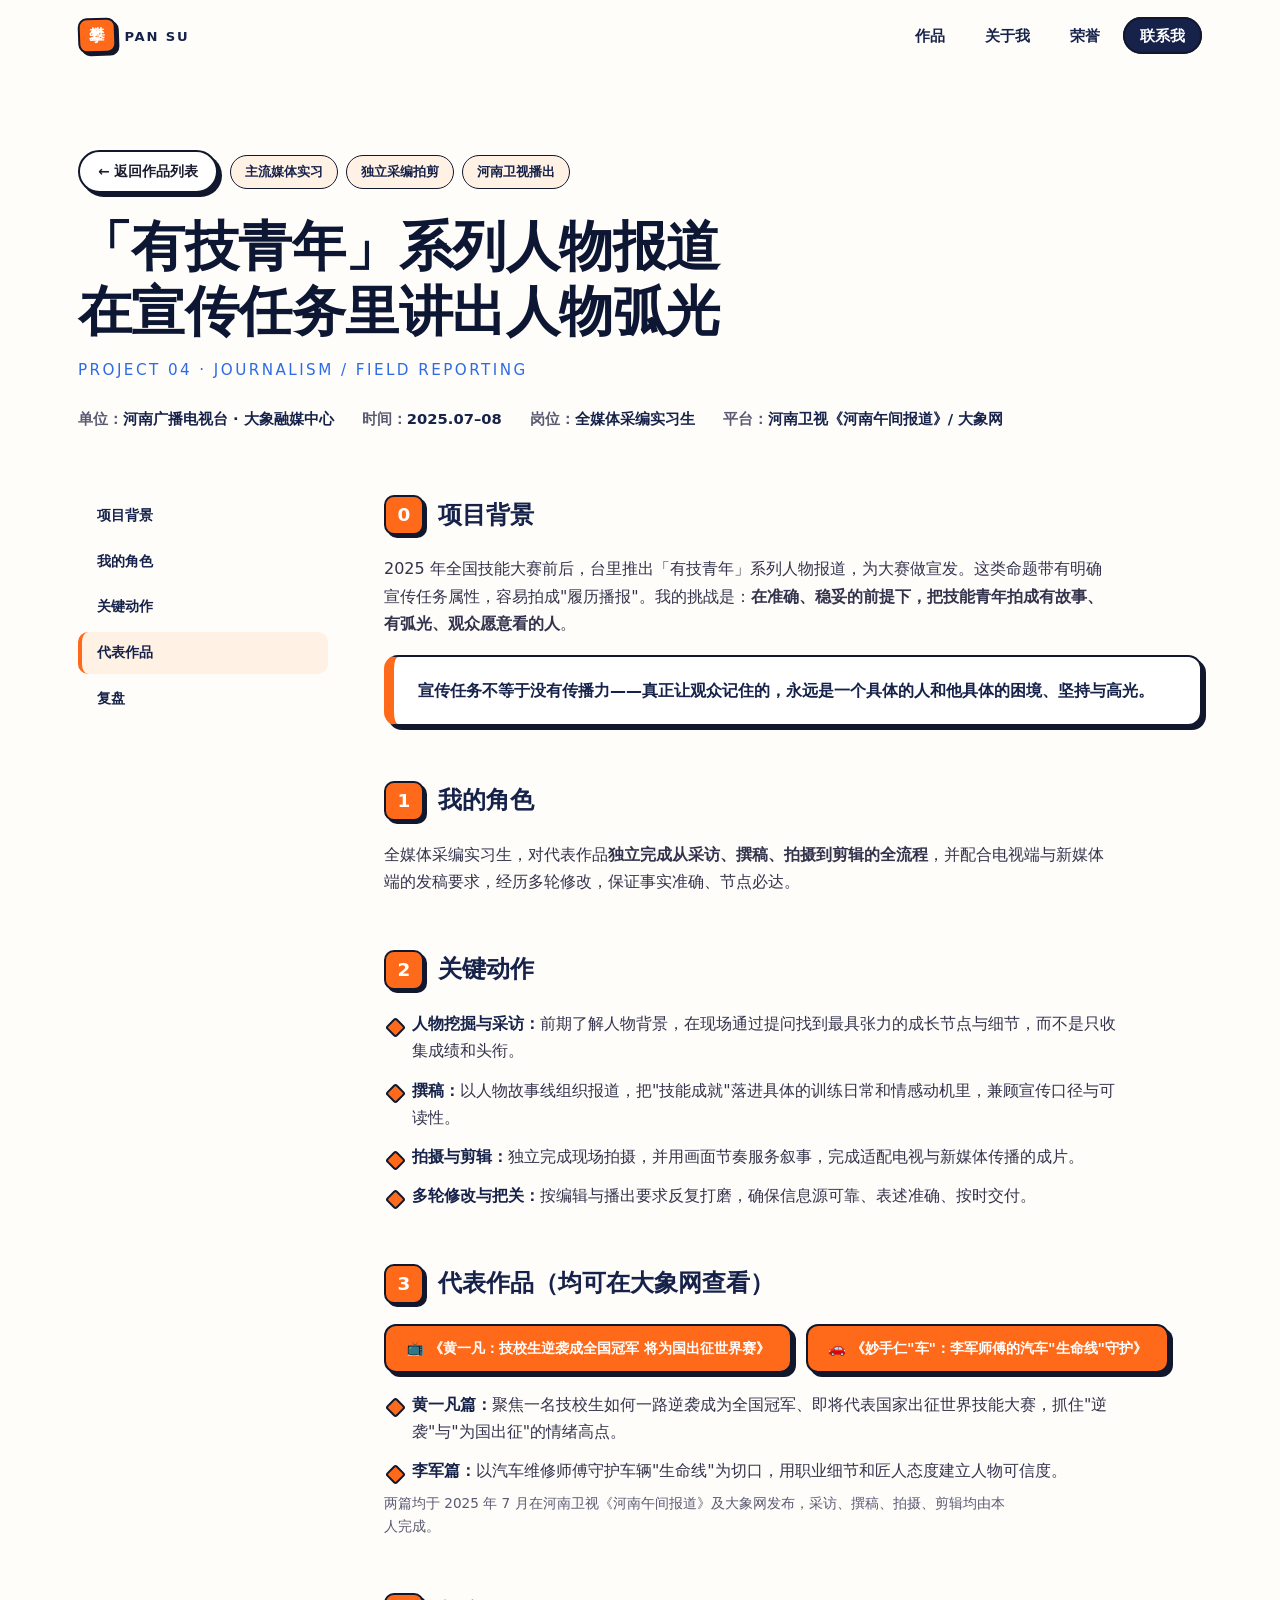
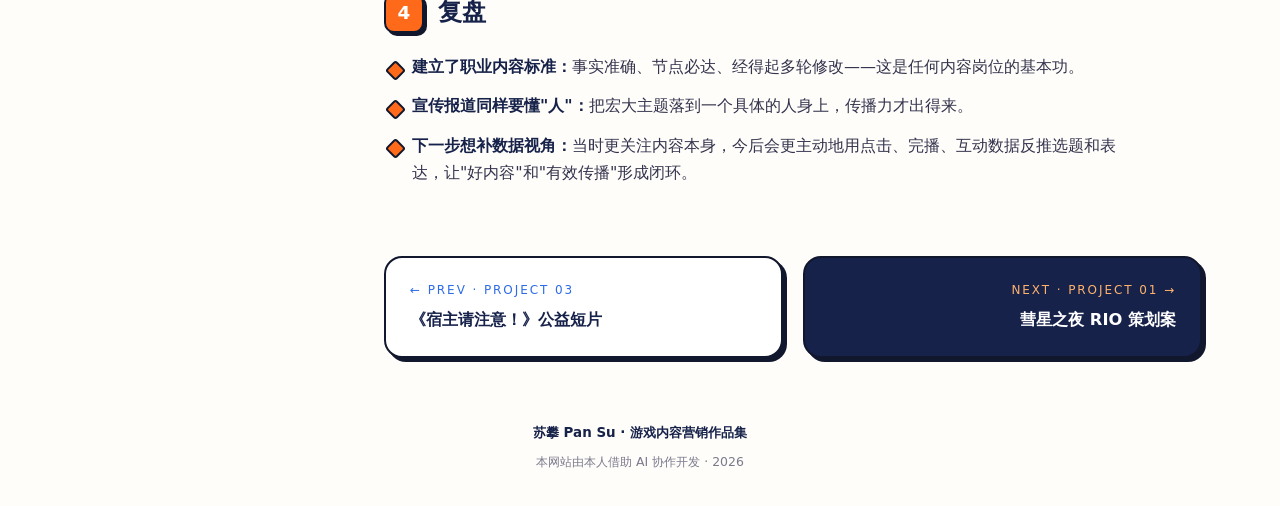
<file: case-report.html>
<!doctype html>
<html lang="zh-CN">
<head>
<meta charset="utf-8">
<meta name="viewport" content="width=device-width, initial-scale=1">
<title>「有技青年」卫视人物报道 | 苏攀 Pan Su</title>
<meta name="description" content="河南广电大象融媒实习期间，围绕全国技能大赛独立完成采访、撰稿、拍摄、剪辑，作品登陆河南卫视《河南午间报道》及大象网。">
<link rel="stylesheet" href="assets/style.css">
<link rel="icon" type="image/png" href="assets/favicon.png">
<link rel="canonical" href="https://supan.work/case-report.html">
<meta property="og:type" content="article">
<meta property="og:site_name" content="苏攀 Pan Su · 游戏内容营销作品集">
<meta property="og:locale" content="zh_CN">
<meta property="og:title" content="「有技青年」卫视人物报道 | 苏攀 Pan Su">
<meta property="og:description" content="河南广电大象融媒实习期间，围绕全国技能大赛独立完成采访、撰稿、拍摄、剪辑，作品登陆河南卫视《河南午间报道》及大象网。">
<meta property="og:url" content="https://supan.work/case-report.html">
<meta property="og:image" content="https://supan.work/assets/og-cover.jpg">
<meta name="twitter:card" content="summary_large_image">
<meta name="twitter:title" content="「有技青年」卫视人物报道 | 苏攀 Pan Su">
<meta name="twitter:description" content="河南广电大象融媒实习期间，围绕全国技能大赛独立完成采访、撰稿、拍摄、剪辑，作品登陆河南卫视《河南午间报道》及大象网。">
<meta name="twitter:image" content="https://supan.work/assets/og-cover.jpg">
<script type="application/ld+json">
{
  "@context": "https://schema.org",
  "@type": "Person",
  "name": "苏攀 (Pan Su)",
  "url": "https://supan.work/",
  "image": "https://supan.work/assets/avatar.png",
  "jobTitle": "游戏 / 二次元内容营销 · 活动运营",
  "description": "深圳大学新闻与传播在读研究生，崩坏：星穹铁道开服深度玩家；擅长游戏内容策划、整合传播、活动运营与AI协作建站，论文获广东省荔园文创研究生学术论坛新锐奖。",
  "email": "supan041110@gmail.com",
  "address": {
    "@type": "PostalAddress",
    "addressCountry": "CN",
    "addressRegion": "重庆"
  },
  "knowsAbout": [
    "游戏内容营销",
    "二次元内容策划",
    "整合传播",
    "活动运营",
    "游戏叙事研究",
    "AI协作开发"
  ]
}
</script>

</head>
<body>

<nav class="nav scrolled" id="nav" aria-label="主导航">
  <div class="wrap nav-inner">
    <a class="logo" href="index.html#top"><b>攀</b><span>PAN&nbsp;SU</span></a>
    <ul class="nav-links">
      <li class="hide-m"><a href="index.html#works">作品</a></li>
      <li class="hide-m"><a href="index.html#about">关于我</a></li>
      <li class="hide-m"><a href="index.html#awards">荣誉</a></li>
      <li><a href="index.html#contact" class="nav-cta">联系我</a></li>
    </ul>
  </div>
</nav>

<main>
<header class="case-hero">
  <div class="wrap">
    <div class="case-top">
      <a class="back-link" href="index.html#works">← 返回作品列表</a>
      <div class="case-badges"><span>主流媒体实习</span><span>独立采编拍剪</span><span>河南卫视播出</span></div>
    </div>
    <h1 class="case-title">「有技青年」系列人物报道<br>在宣传任务里讲出人物弧光</h1>
    <p class="case-en">PROJECT 04 · JOURNALISM / FIELD REPORTING</p>
    <div class="case-meta">
      <span>单位：<b>河南广播电视台 · 大象融媒中心</b></span>
      <span>时间：<b>2025.07–08</b></span>
      <span>岗位：<b>全媒体采编实习生</b></span>
      <span>平台：<b>河南卫视《河南午间报道》/ 大象网</b></span>
    </div>
  </div>
</header>

<div class="wrap">
  <div class="case-body">
    <nav class="case-toc" aria-label="案例目录">
      <a href="#bg">项目背景</a>
      <a href="#role">我的角色</a>
      <a href="#action">关键动作</a>
      <a href="#works">代表作品</a>
      <a href="#review">复盘</a>
    </nav>

    <article>
      <section class="case-section" id="bg">
        <h2><span class="n">0</span>项目背景</h2>
        <p>2025 年全国技能大赛前后，台里推出「有技青年」系列人物报道，为大赛做宣发。这类命题带有明确宣传任务属性，容易拍成"履历播报"。我的挑战是：<b>在准确、稳妥的前提下，把技能青年拍成有故事、有弧光、观众愿意看的人</b>。</p>
        <div class="lead-quote">宣传任务不等于没有传播力——真正让观众记住的，永远是一个具体的人和他具体的困境、坚持与高光。</div>
      </section>

      <section class="case-section" id="role">
        <h2><span class="n">1</span>我的角色</h2>
        <p>全媒体采编实习生，对代表作品<b>独立完成从采访、撰稿、拍摄到剪辑的全流程</b>，并配合电视端与新媒体端的发稿要求，经历多轮修改，保证事实准确、节点必达。</p>
      </section>

      <section class="case-section" id="action">
        <h2><span class="n">2</span>关键动作</h2>
        <ul>
          <li><b>人物挖掘与采访：</b>前期了解人物背景，在现场通过提问找到最具张力的成长节点与细节，而不是只收集成绩和头衔。</li>
          <li><b>撰稿：</b>以人物故事线组织报道，把"技能成就"落进具体的训练日常和情感动机里，兼顾宣传口径与可读性。</li>
          <li><b>拍摄与剪辑：</b>独立完成现场拍摄，并用画面节奏服务叙事，完成适配电视与新媒体传播的成片。</li>
          <li><b>多轮修改与把关：</b>按编辑与播出要求反复打磨，确保信息源可靠、表述准确、按时交付。</li>
        </ul>
      </section>

      <section class="case-section" id="works">
        <h2><span class="n">3</span>代表作品（均可在大象网查看）</h2>
        <div class="ext-links">
          <a class="btn btn-primary btn-sm" href="https://www.hntv.tv/news/1/1943946032890290177" target="_blank" rel="noopener noreferrer">📺 《黄一凡：技校生逆袭成全国冠军 将为国出征世界赛》</a>
          <a class="btn btn-primary btn-sm" href="https://www.hntv.tv/news/1/1948990034695467010" target="_blank" rel="noopener noreferrer">🚗 《妙手仁"车"：李军师傅的汽车"生命线"守护》</a>
        </div>
        <ul>
          <li><b>黄一凡篇：</b>聚焦一名技校生如何一路逆袭成为全国冠军、即将代表国家出征世界技能大赛，抓住"逆袭"与"为国出征"的情绪高点。</li>
          <li><b>李军篇：</b>以汽车维修师傅守护车辆"生命线"为切口，用职业细节和匠人态度建立人物可信度。</li>
        </ul>
        <p style="font-size:.85rem;color:var(--muted)">两篇均于 2025 年 7 月在河南卫视《河南午间报道》及大象网发布，采访、撰稿、拍摄、剪辑均由本人完成。</p>
      </section>

      <section class="case-section" id="review">
        <h2><span class="n">4</span>复盘</h2>
        <ul>
          <li><b>建立了职业内容标准：</b>事实准确、节点必达、经得起多轮修改——这是任何内容岗位的基本功。</li>
          <li><b>宣传报道同样要懂"人"：</b>把宏大主题落到一个具体的人身上，传播力才出得来。</li>
          <li><b>下一步想补数据视角：</b>当时更关注内容本身，今后会更主动地用点击、完播、互动数据反推选题和表达，让"好内容"和"有效传播"形成闭环。</li>
        </ul>
      </section>

      <nav class="case-nav" aria-label="案例切换">
        <a href="case-hpv.html"><div class="dir">← PREV · PROJECT 03</div><b>《宿主请注意！》公益短片</b></a>
        <a class="next" href="case-comet.html"><div class="dir">NEXT · PROJECT 01 →</div><b>彗星之夜 RIO 策划案</b></a>
      </nav>
    </article>
  </div>
</div>
</main>

<footer>
  <div class="wrap">
    <div class="f-logo">苏攀 Pan Su · 游戏内容营销作品集</div>
    <div class="ai-note">本网站由本人借助 AI 协作开发 · 2026</div>
  </div>
</footer>
<script src="assets/main.js"></script>
</body>
</html>
</file>
<file: assets/style.css>
/* ============================================================
   苏攀 Pan Su · 作品集 公共样式（风格 A：活力创意 Agency）
   ============================================================ */
:root{
  --orange:#FF6A1A;
  --orange-deep:#E8520B;
  --orange-soft:#FFF1E3;
  --navy:#16224A;
  --navy-2:#0D1733;
  --blue:#2E6BE6;
  --cream:#FFF8F1;
  --paper:#FFFDF9;
  --ink:#1B1B2F;
  --muted:#5A5A72;
  --line:#11182E;
  --radius:22px;
  --shadow:6px 6px 0 #11182E;
  --shadow-lg:10px 10px 0 #11182E;
  --shadow-sm:4px 4px 0 #11182E;

  --font-sans:"PingFang SC","Hiragino Sans GB","Microsoft YaHei","Source Han Sans SC",system-ui,-apple-system,sans-serif;
  --font-display:Impact,"Haettenschweiler","Arial Narrow Bold","Arial Black",var(--font-sans);

  --fs-mega:clamp(2.9rem,8.6vw,6.4rem);
  --fs-huge:clamp(2.1rem,5.2vw,3.6rem);
  --fs-h2:clamp(1.7rem,3.4vw,2.6rem);
  --fs-sub:clamp(1.05rem,2.2vw,1.45rem);
}
*{margin:0;padding:0;box-sizing:border-box}
html{scroll-behavior:smooth}
body{
  font-family:var(--font-sans);
  color:var(--ink);
  background:var(--paper);
  line-height:1.7;
  -webkit-font-smoothing:antialiased;
  overflow-x:hidden;
}
::selection{background:var(--orange);color:#fff}
img{max-width:100%;display:block}
a{color:inherit;text-decoration:none}
button{font:inherit}
a:focus-visible,button:focus-visible{outline:3px solid var(--orange);outline-offset:3px;border-radius:6px}
.wrap{max-width:1180px;margin:0 auto;padding:0 28px}

/* ============ 导航 ============ */
.nav{
  position:fixed;top:0;left:0;right:0;z-index:100;
  transition:background .3s ease,box-shadow .3s ease,padding .3s ease;
  padding:18px 0;
}
.nav.scrolled{background:rgba(255,253,249,.92);backdrop-filter:blur(12px);box-shadow:0 2px 0 rgba(17,24,46,.08);padding:10px 0}
.nav-inner{display:flex;align-items:center;justify-content:space-between}
.logo{display:flex;align-items:baseline;gap:8px;font-weight:900;font-size:1.15rem;letter-spacing:.02em}
.logo b{background:var(--orange);color:#fff;padding:2px 9px;border:2px solid var(--line);border-radius:9px;box-shadow:3px 3px 0 var(--line);font-size:1rem;transform:rotate(-2deg);display:inline-block}
.logo span{font-family:var(--font-display);font-size:.82rem;letter-spacing:.14em;color:var(--navy)}
.nav-links{display:flex;gap:6px;list-style:none;align-items:center}
.nav-links a{padding:8px 15px;border-radius:999px;font-size:.92rem;font-weight:600;color:var(--navy);border:2px solid transparent;transition:all .2s ease}
.nav-links a:hover{border-color:var(--line);background:#fff;box-shadow:var(--shadow-sm);transform:translate(-1px,-1px)}
.nav-links a.active{border-color:var(--line);background:var(--orange-soft)}
.nav-cta{background:var(--navy)!important;color:#fff!important;border-color:var(--line)!important}
.nav-cta:hover{background:var(--orange)!important}
@media(max-width:820px){.nav-links li.hide-m{display:none}}

/* ============ HERO ============ */
.hero{
  position:relative;min-height:100svh;display:flex;align-items:center;overflow:hidden;
  background:
    radial-gradient(1100px 520px at 82% -8%, #FFE3C7 0%, rgba(255,227,199,0) 60%),
    radial-gradient(900px 600px at -10% 100%, #DDE7FF 0%, rgba(221,231,255,0) 55%),
    var(--cream);
}
.hero.compact{min-height:auto;padding-top:150px}
.p-layer{position:absolute;inset:0;pointer-events:none;will-change:transform}
.grid-dots{
  background-image:radial-gradient(rgba(22,34,74,.16) 1.6px, transparent 1.7px);
  background-size:30px 30px;
  mask-image:linear-gradient(180deg,transparent 0%,#000 22%,#000 78%,transparent 100%);
  -webkit-mask-image:linear-gradient(180deg,transparent 0%,#000 22%,#000 78%,transparent 100%);
}
.blob{position:absolute;border-radius:50%;border:2px solid var(--line)}
.blob-1{width:440px;height:440px;right:-120px;top:-90px;background:var(--orange);opacity:.94;box-shadow:var(--shadow-lg)}
.blob-2{width:300px;height:300px;left:-110px;bottom:6%;background:var(--blue);opacity:.9;box-shadow:var(--shadow-lg)}
.blob-3{width:150px;height:150px;right:14%;bottom:12%;background:#FFD23F;border:2px solid var(--line);border-radius:38px;transform:rotate(14deg);box-shadow:var(--shadow)}
.sticker{position:absolute;display:flex;align-items:center;justify-content:center;font-weight:900}
.stick-star{top:20%;left:8%;width:64px;height:64px;color:var(--navy);animation:spin 14s linear infinite}
.stick-ring{top:30%;right:24%;width:74px;height:74px;border:3px dashed var(--navy);border-radius:50%;animation:spin 22s linear infinite reverse}
.stick-tag{top:15%;right:9%;background:var(--navy);color:#fff;padding:9px 18px;border-radius:999px;border:2px solid var(--line);font-size:.92rem;transform:rotate(6deg);box-shadow:var(--shadow-sm)}
.stick-bolt{bottom:24%;left:16%;width:54px;height:54px;color:var(--orange-deep)}
@keyframes spin{to{transform:rotate(360deg)}}
.mega-word{
  position:absolute;left:-2vw;bottom:-3.2vw;
  font-family:var(--font-display);font-size:clamp(120px,23vw,330px);line-height:.8;letter-spacing:.01em;
  color:transparent;-webkit-text-stroke:2px rgba(22,34,74,.16);white-space:nowrap;user-select:none;
}
.side-text{position:absolute;right:26px;top:50%;transform:translateY(-50%);writing-mode:vertical-rl;font-size:.8rem;letter-spacing:.42em;font-weight:700;color:var(--navy);opacity:.7}
.side-text b{color:var(--orange-deep)}
@media(max-width:820px){.side-text{display:none}}
.hero-inner{position:relative;z-index:5;padding:130px 0 90px;width:100%}
.hero-grid{display:grid;grid-template-columns:minmax(0,1fr) auto;gap:30px;align-items:center}
@media(max-width:900px){.hero-grid{grid-template-columns:1fr}}
.kicker{display:inline-flex;align-items:center;gap:9px;background:#fff;border:2px solid var(--line);border-radius:999px;padding:8px 18px;font-size:.86rem;font-weight:800;color:var(--navy);box-shadow:var(--shadow-sm);margin-bottom:26px;transform:rotate(-1deg)}
.kicker i{width:9px;height:9px;border-radius:50%;background:var(--orange);display:inline-block;animation:pulse 1.8s ease-in-out infinite}
@keyframes pulse{0%,100%{transform:scale(1);opacity:1}50%{transform:scale(1.35);opacity:.65}}
.mega-title{font-size:var(--fs-mega);font-weight:900;line-height:1.04;letter-spacing:-.015em;color:var(--navy-2)}
.mega-title .l{display:block;overflow:hidden}
.mega-title .accent{color:#fff;background:var(--orange);padding:0 .18em;border:2px solid var(--line);border-radius:14px;box-shadow:7px 7px 0 var(--line);transform:rotate(-1.2deg);display:inline-block}
.mega-title .stroke{color:transparent;-webkit-text-stroke:2px var(--navy)}
.title-underline{position:relative;display:inline-block}
.title-underline svg{position:absolute;left:-2%;bottom:-.18em;width:104%;height:.32em}
.hero-sub{margin-top:30px;font-size:var(--fs-sub);font-weight:800;color:var(--navy);line-height:1.55}
.hero-sub .sep{color:var(--orange);margin:0 .35em;font-weight:900}
.hero-desc{margin-top:16px;max-width:560px;font-size:1.02rem;color:var(--muted)}
.hero-desc b{color:var(--orange-deep)}
.hero-tags{display:flex;flex-wrap:wrap;gap:10px;margin-top:26px}
.hero-tags span{background:#fff;border:2px solid var(--line);border-radius:999px;padding:7px 15px;font-size:.86rem;font-weight:700;box-shadow:3px 3px 0 var(--line)}
.hero-tags span:nth-child(2n){background:var(--orange-soft);transform:rotate(1deg)}
.hero-tags span:nth-child(3n){transform:rotate(-1.2deg)}
.hero-cta{display:flex;flex-wrap:wrap;gap:16px;margin-top:34px}
.btn{display:inline-flex;align-items:center;gap:9px;padding:15px 30px;border-radius:16px;border:2px solid var(--line);font-weight:900;font-size:1rem;cursor:pointer;box-shadow:var(--shadow);transition:transform .16s ease,box-shadow .16s ease,background .16s ease;background:#fff;color:var(--navy)}
.btn:hover{transform:translate(-2px,-2px);box-shadow:var(--shadow-lg)}
.btn-primary{background:var(--orange);color:#fff}
.btn-primary:hover{background:var(--orange-deep)}
.btn-ghost{background:#fff;color:var(--navy)}
.btn-sm{padding:10px 20px;font-size:.9rem;border-radius:12px;box-shadow:var(--shadow-sm)}
.player-card{width:280px;background:#fff;border:2px solid var(--line);border-radius:var(--radius);box-shadow:var(--shadow-lg);padding:24px;transform:rotate(2.5deg)}
@media(max-width:900px){.player-card{width:100%;max-width:420px;transform:none}}
.pc-head{display:flex;align-items:center;gap:12px;padding-bottom:16px;border-bottom:2px dashed #D9DCEA}
.pc-ava{width:52px;height:52px;border-radius:14px;border:2px solid var(--line);object-fit:cover;flex:none}
.pc-name{font-weight:900;font-size:1.05rem}
.pc-id{font-size:.78rem;color:var(--muted);font-family:var(--font-display);letter-spacing:.08em}
.pc-row{display:flex;justify-content:space-between;gap:10px;padding:11px 0;font-size:.88rem;border-bottom:1.5px solid #EEF0F6}
.pc-row:last-of-type{border-bottom:none}
.pc-row b{font-weight:900;color:var(--navy);text-align:right}
.pc-row .hot{color:var(--orange-deep)}
.pc-badge{margin-top:14px;background:var(--navy);color:#fff;text-align:center;border-radius:11px;padding:9px;font-size:.84rem;font-weight:800;letter-spacing:.05em}
.scroll-hint{position:absolute;z-index:6;left:50%;bottom:26px;transform:translateX(-50%);display:flex;flex-direction:column;align-items:center;gap:8px;font-family:var(--font-display);font-size:.72rem;letter-spacing:.3em;color:var(--navy);opacity:.75}
.scroll-hint .mouse{width:22px;height:34px;border:2px solid var(--navy);border-radius:12px;position:relative}
.scroll-hint .mouse::after{content:"";position:absolute;left:50%;top:6px;width:4px;height:7px;margin-left:-2px;border-radius:2px;background:var(--orange);animation:wheel 1.5s ease-in-out infinite}
@keyframes wheel{0%{transform:translateY(0);opacity:1}70%{transform:translateY(11px);opacity:0}100%{opacity:0}}

/* ============ 通用章节 ============ */
.section{padding:104px 0;position:relative}
.sec-head{display:flex;align-items:flex-end;gap:22px;margin-bottom:52px;flex-wrap:wrap}
.sec-num{font-family:var(--font-display);font-size:clamp(4rem,9vw,7rem);line-height:.8;color:var(--orange);opacity:.35;letter-spacing:.02em}
.sec-titles{min-width:240px}
.sec-kicker{font-family:var(--font-display);letter-spacing:.28em;font-size:.82rem;color:var(--blue);font-weight:700}
.sec-title{font-size:var(--fs-h2);font-weight:900;color:var(--navy);line-height:1.2;margin-top:6px}
.sec-note{margin-left:auto;max-width:340px;font-size:.92rem;color:var(--muted);padding-bottom:8px}
@media(max-width:760px){.sec-note{margin-left:0}}
.reveal{opacity:0;transform:translateY(34px);transition:opacity .7s cubic-bezier(.22,.9,.3,1),transform .7s cubic-bezier(.22,.9,.3,1)}
.reveal.in{opacity:1;transform:none}

/* ============ 数据条 ============ */
.stats{background:var(--navy);color:#fff;padding:58px 0;position:relative;overflow:hidden}
.stats::before{content:"";position:absolute;inset:0;background-image:radial-gradient(rgba(255,255,255,.07) 1.5px,transparent 1.6px);background-size:26px 26px}
.stats-grid{display:grid;grid-template-columns:repeat(4,1fr);gap:20px;position:relative}
@media(max-width:760px){.stats-grid{grid-template-columns:repeat(2,1fr);gap:30px 16px}}
.stat{text-align:center}
.stat b{display:block;font-family:var(--font-display);font-size:clamp(2.5rem,5.4vw,4rem);line-height:1;color:#fff}
.stat b em{font-style:normal;color:var(--orange)}
.stat span{display:block;margin-top:10px;font-size:.9rem;opacity:.82;font-weight:600;letter-spacing:.05em}

/* ============ 作品卡片 ============ */
.works{background:var(--cream)}
.work-grid{display:grid;grid-template-columns:repeat(2,1fr);gap:30px}
@media(max-width:880px){.work-grid{grid-template-columns:1fr}}
.work{background:#fff;border:2px solid var(--line);border-radius:var(--radius);box-shadow:var(--shadow);overflow:hidden;display:flex;flex-direction:column;transition:transform .2s ease,box-shadow .2s ease}
.work:hover{transform:translate(-3px,-3px);box-shadow:var(--shadow-lg)}
.work-cover{height:210px;position:relative;overflow:hidden;border-bottom:2px solid var(--line)}
.work-cover img{width:100%;height:100%;object-fit:cover;transition:transform .4s ease}
.work:hover .work-cover img{transform:scale(1.05)}
.cover-grad{width:100%;height:100%;display:flex;align-items:flex-end;padding:20px;position:relative}
.cover-grad::after{content:"";position:absolute;inset:0;background-image:radial-gradient(rgba(255,255,255,.18) 1.4px,transparent 1.5px);background-size:20px 20px}
.cover-2{background:linear-gradient(135deg,#10244f,#2E6BE6)}
.cover-4{background:linear-gradient(135deg,#0f4c5c,#1fa2a8)}
.cover-label{position:relative;z-index:2;color:#fff;font-weight:900;font-size:1.2rem;line-height:1.35;text-shadow:0 2px 0 rgba(0,0,0,.25)}
.cover-no{position:absolute;z-index:2;top:14px;right:18px;font-family:var(--font-display);font-size:2.3rem;color:rgba(255,255,255,.55);line-height:1}
.work-body{padding:24px 24px 26px;display:flex;flex-direction:column;gap:14px;flex:1}
.work-tags{display:flex;flex-wrap:wrap;gap:7px}
.work-tags span{font-size:.74rem;font-weight:800;border:1.6px solid var(--line);border-radius:999px;padding:3px 11px;background:#fff}
.work h3{font-size:1.22rem;font-weight:900;color:var(--navy);line-height:1.4}
.work p{font-size:.92rem;color:var(--muted);line-height:1.75;flex:1}
.work-foot{display:flex;align-items:center;justify-content:space-between;border-top:2px dashed #E3E6F0;padding-top:14px}
.work-meta{font-size:.8rem;color:var(--muted);font-weight:700}
.work-more{font-weight:900;font-size:.86rem;color:var(--orange-deep);display:inline-flex;align-items:center;gap:5px;transition:gap .2s ease}
.work:hover .work-more{gap:10px}

/* ============ 关于我 ============ */
.about-grid{display:grid;grid-template-columns:320px 1fr;gap:48px;align-items:start}
@media(max-width:880px){.about-grid{grid-template-columns:1fr}}
.about-card{background:#fff;border:2px solid var(--line);border-radius:var(--radius);box-shadow:var(--shadow);padding:26px;position:sticky;top:96px}
@media(max-width:880px){.about-card{position:static}}
.ava{width:128px;height:164px;margin:0 auto 16px;border-radius:16px;border:2px solid var(--line);object-fit:cover;box-shadow:var(--shadow-sm)}
.about-card h3{text-align:center;font-size:1.25rem;font-weight:900}
.about-card .role{text-align:center;color:var(--orange-deep);font-weight:800;font-size:.88rem;margin-top:4px}
.about-list{list-style:none;margin-top:18px;display:grid;gap:10px;font-size:.87rem}
.about-list li{display:flex;gap:10px;align-items:flex-start}
.about-list .ico{flex:none;width:22px;height:22px;border-radius:7px;background:var(--orange-soft);border:1.6px solid var(--line);display:flex;align-items:center;justify-content:center;font-size:.72rem}
.about-bio p{margin-bottom:16px;font-size:1rem;color:#33334D}
.about-bio p:first-child::first-letter{font-size:3.1em;font-weight:900;float:left;line-height:.9;padding:4px 10px 0 0;color:var(--orange)}
.skill-block{margin-top:34px}
.skill-block h4{font-size:1.02rem;font-weight:900;color:var(--navy);margin-bottom:16px;display:flex;align-items:center;gap:10px}
.skill-block h4::before{content:"";width:12px;height:12px;background:var(--orange);border:2px solid var(--line);border-radius:4px;transform:rotate(45deg)}
.skill-grid{display:grid;grid-template-columns:repeat(2,1fr);gap:14px}
@media(max-width:680px){.skill-grid{grid-template-columns:1fr}}
.skill{background:#fff;border:2px solid var(--line);border-radius:16px;padding:15px 17px;box-shadow:var(--shadow-sm)}
.skill b{display:block;font-size:.92rem;color:var(--navy);margin-bottom:5px}
.skill span{font-size:.82rem;color:var(--muted);line-height:1.6;display:block}

/* ============ 荣誉墙 ============ */
.awards{background:var(--navy);color:#fff}
.awards .sec-title{color:#fff}
.award-grid{display:grid;grid-template-columns:repeat(3,1fr);gap:22px}
@media(max-width:880px){.award-grid{grid-template-columns:1fr}}
.award{background:rgba(255,255,255,.06);border:2px solid rgba(255,255,255,.28);border-radius:18px;padding:24px;transition:transform .2s ease,background .2s ease}
.award:hover{transform:translateY(-4px);background:rgba(255,255,255,.1)}
.award .lv{display:inline-block;font-family:var(--font-display);letter-spacing:.12em;font-size:.76rem;color:#1B1B2F;background:#FFD23F;border:2px solid #1B1B2F;border-radius:999px;padding:3px 12px;margin-bottom:14px}
.award h4{font-size:1.02rem;line-height:1.5;font-weight:800}
.award p{margin-top:9px;font-size:.83rem;opacity:.72;line-height:1.6}
.award.featured{background:linear-gradient(150deg,rgba(255,106,26,.22),rgba(255,106,26,.05));border-color:var(--orange)}
.award.featured .lv{background:var(--orange);color:#fff;border-color:#fff}

/* ============ 联系 ============ */
.contact{background:var(--cream)}
.contact-box{background:linear-gradient(150deg,var(--navy),var(--navy-2));border-radius:28px;border:2px solid var(--line);box-shadow:var(--shadow-lg);padding:clamp(34px,6vw,68px);color:#fff;position:relative;overflow:hidden}
.contact-box::before{content:"";position:absolute;right:-70px;top:-70px;width:260px;height:260px;border-radius:50%;background:rgba(255,106,26,.25)}
.contact-box h2{font-size:var(--fs-huge);font-weight:900;line-height:1.25;position:relative}
.contact-box h2 em{font-style:normal;color:var(--orange)}
.contact-box>p{margin-top:16px;opacity:.8;max-width:560px;position:relative}
.avail{display:flex;flex-wrap:wrap;gap:10px;margin:26px 0 34px;position:relative}
.avail span{background:rgba(255,255,255,.09);border:1.6px solid rgba(255,255,255,.3);border-radius:999px;padding:8px 16px;font-size:.86rem;font-weight:700}
.contact-grid{display:grid;grid-template-columns:repeat(3,1fr);gap:16px;position:relative}
@media(max-width:760px){.contact-grid{grid-template-columns:1fr}}
.ccard{background:rgba(255,255,255,.07);border:2px solid rgba(255,255,255,.25);border-radius:16px;padding:19px;transition:border-color .2s ease,background .2s ease;width:100%;text-align:left;color:#fff;cursor:pointer}
button.ccard{font-family:inherit}
.ccard:hover{border-color:var(--orange);background:rgba(255,106,26,.13)}
.ccard span{display:block;font-family:var(--font-display);font-size:.72rem;letter-spacing:.2em;opacity:.6;margin-bottom:8px}
.ccard b{font-size:.98rem;font-weight:800;word-break:break-all}
.qr{width:100%;max-width:150px;aspect-ratio:1;border-radius:12px;border:2px solid #fff;background:#fff;padding:6px;margin-top:12px;object-fit:contain}
.copy-tip{height:20px;margin-top:16px;font-size:.86rem;color:#FFB26B;position:relative}

/* ============ 页脚 ============ */
footer{padding:34px 0;text-align:center;font-size:.84rem;color:var(--muted);background:var(--paper)}
footer .f-logo{font-weight:900;color:var(--navy)}
footer .ai-note{margin-top:6px;font-size:.78rem;opacity:.8}

/* ============ 项目详情页 ============ */
.case-hero{padding:150px 0 0;position:relative}
.case-top{display:flex;flex-wrap:wrap;gap:12px;align-items:center;margin-bottom:22px}
.back-link{display:inline-flex;align-items:center;gap:7px;background:#fff;border:2px solid var(--line);border-radius:999px;padding:8px 18px;font-size:.86rem;font-weight:800;box-shadow:var(--shadow-sm);transition:transform .15s ease}
.back-link:hover{transform:translate(-2px,-2px)}
.case-badges{display:flex;flex-wrap:wrap;gap:8px}
.case-badges span{background:var(--orange-soft);border:1.6px solid var(--line);border-radius:999px;padding:5px 14px;font-size:.8rem;font-weight:800;color:var(--navy)}
.case-title{font-size:clamp(2rem,5vw,3.4rem);font-weight:900;color:var(--navy-2);line-height:1.18;letter-spacing:-.01em}
.case-en{font-family:var(--font-display);letter-spacing:.16em;color:var(--blue);font-size:.95rem;margin-top:14px}
.case-meta{display:flex;flex-wrap:wrap;gap:10px 28px;margin-top:22px;font-size:.92rem;color:var(--muted);font-weight:600}
.case-meta b{color:var(--navy);font-weight:900}
.case-cover{margin-top:40px;border:2px solid var(--line);border-radius:var(--radius);box-shadow:var(--shadow-lg);overflow:hidden;background:#0d1326}
/* 限宽居中的论文封面（略小于全宽，点击可放大） */
.cover-narrow{max-width:720px;margin-left:auto;margin-right:auto}
.cover-narrow .media-cap{text-align:center}
.case-cover img{width:100%;display:block}
.case-cover video{width:100%;display:block;background:#000}
.case-body{display:grid;grid-template-columns:250px minmax(0,1fr);gap:56px;margin-top:64px;align-items:start}
@media(max-width:880px){.case-body{grid-template-columns:1fr;gap:30px}}
.case-toc{position:sticky;top:96px;display:flex;flex-direction:column;gap:4px}
@media(max-width:880px){.case-toc{position:static;flex-direction:row;flex-wrap:wrap;gap:8px}}
.case-toc a{padding:9px 15px;border-radius:10px;font-size:.88rem;font-weight:700;color:var(--navy);border-left:4px solid transparent}
.case-toc a:hover,.case-toc a.active{background:var(--orange-soft);border-left-color:var(--orange)}
.case-section{margin-bottom:54px;scroll-margin-top:90px}
.case-section h2{display:flex;align-items:center;gap:14px;font-size:1.5rem;font-weight:900;color:var(--navy);margin-bottom:20px}
.case-section h2 .n{font-family:var(--font-display);color:#fff;background:var(--orange);border:2px solid var(--line);border-radius:10px;width:40px;height:40px;display:inline-flex;align-items:center;justify-content:center;font-size:1.15rem;box-shadow:3px 3px 0 var(--line);flex:none}
.case-section h3{font-size:1.08rem;font-weight:900;color:var(--navy);margin:22px 0 10px}
.case-section p{color:#33334D;margin-bottom:14px;max-width:72ch}
.case-section ul{list-style:none;display:grid;gap:12px;margin:6px 0 8px}
.case-section ul li{position:relative;padding-left:28px;color:#33334D;max-width:72ch}
.case-section ul li::before{content:"";position:absolute;left:4px;top:.62em;width:11px;height:11px;background:var(--orange);border:2px solid var(--line);border-radius:3px;transform:rotate(45deg)}
.case-section ul li b{color:var(--navy)}
.case-section ul li.sub{padding-left:24px;margin-left:14px}
.case-section ul li.sub::before{background:var(--blue);width:9px;height:9px;top:.7em;border-radius:50%;transform:none}
.lead-quote{background:#fff;border:2px solid var(--line);border-left-width:10px;border-left-color:var(--orange);border-radius:14px;box-shadow:var(--shadow-sm);padding:20px 24px;font-weight:700;color:var(--navy);margin:18px 0}
.result-strip{display:grid;grid-template-columns:repeat(3,1fr);gap:16px;margin:22px 0}
@media(max-width:680px){.result-strip{grid-template-columns:1fr}}
.result-cell{background:var(--navy);color:#fff;border-radius:16px;padding:20px;border:2px solid var(--line);box-shadow:var(--shadow-sm)}
.result-cell b{display:block;font-family:var(--font-display);font-size:1.7rem;color:var(--orange)}
.result-cell span{font-size:.85rem;opacity:.85}
.media-frame{border:2px solid var(--line);border-radius:var(--radius);box-shadow:var(--shadow);overflow:hidden;margin:22px 0;background:#fff}
.media-frame img{width:100%}
.media-cap{padding:12px 18px;font-size:.83rem;color:var(--muted);border-top:2px dashed #E3E6F0}
.lightbox{position:fixed;inset:0;z-index:200;background:rgba(13,23,51,.9);display:none;align-items:center;justify-content:center;padding:5vw;cursor:zoom-out}
.lightbox.open{display:flex}
.lightbox img{max-width:100%;max-height:90vh;border:3px solid #fff;border-radius:10px;box-shadow:0 20px 60px rgba(0,0,0,.5)}
.lightbox::after{content:"点击任意处关闭 ✕";position:absolute;top:22px;right:30px;color:#fff;font-weight:800;font-size:.9rem;opacity:.8}
.zoomable{cursor:zoom-in;transition:transform .2s ease}
.zoomable:hover{transform:scale(1.01)}
.ext-links{display:flex;flex-wrap:wrap;gap:14px;margin:18px 0}
.ext-links a{display:inline-flex;align-items:center;gap:8px}
.case-nav{display:grid;grid-template-columns:1fr 1fr;gap:20px;margin:70px 0 30px}
@media(max-width:680px){.case-nav{grid-template-columns:1fr}}
.case-nav a{background:#fff;border:2px solid var(--line);border-radius:18px;box-shadow:var(--shadow-sm);padding:22px 24px;transition:transform .16s ease,box-shadow .16s ease}
.case-nav a:hover{transform:translate(-2px,-2px);box-shadow:var(--shadow)}
.case-nav .dir{font-family:var(--font-display);letter-spacing:.16em;font-size:.75rem;color:var(--blue);margin-bottom:6px}
.case-nav b{font-weight:900;color:var(--navy);font-size:1.02rem}
.case-nav a.next{text-align:right;background:var(--navy);color:#fff}
.case-nav a.next b{color:#fff}
.case-nav a.next .dir{color:#FFB26B}

/* 首页 · 洞察预览 */
.insights{background:var(--paper)}
.insight-grid{display:grid;grid-template-columns:repeat(3,1fr);gap:22px}
@media(max-width:880px){.insight-grid{grid-template-columns:1fr}}
.insight{background:#fff;border:2px solid var(--line);border-radius:var(--radius);box-shadow:var(--shadow);padding:24px 26px;display:flex;flex-direction:column;gap:12px;transition:transform .18s ease,box-shadow .18s ease}
.insight:hover{transform:translate(-2px,-2px);box-shadow:var(--shadow-lg)}
.insight-top{display:flex;justify-content:space-between;align-items:center;gap:10px}
.insight-cat{background:var(--blue);color:#fff;font-family:var(--font-display);letter-spacing:.1em;font-size:.74rem;border-radius:999px;padding:4px 13px}
.insight-date{font-size:.8rem;color:var(--muted);font-weight:700}
.insight h3{font-size:1.16rem;font-weight:900;color:var(--navy);line-height:1.4;margin:0}
.insight>p{font-size:.9rem;color:var(--muted);line-height:1.7;margin:0;flex:1}
.insight-more{font-weight:900;font-size:.86rem;color:var(--orange-deep);border-top:2px dashed #E3E6F0;padding-top:12px;display:inline-flex;gap:5px}

/* 博客 / 洞察（盘一盘） */
.blog{background:var(--cream)}
.blog-cats{display:flex;flex-wrap:wrap;gap:10px;margin-bottom:36px}
.bc{background:#fff;border:2px solid var(--line);border-radius:999px;padding:9px 20px;font-weight:800;font-size:.9rem;cursor:pointer;box-shadow:var(--shadow-sm);transition:all .16s ease;color:var(--navy)}
.bc:hover{transform:translate(-1px,-1px);box-shadow:var(--shadow)}
.bc.bc-on{background:var(--orange);color:#fff}
.blog-grid{display:grid;grid-template-columns:1fr;gap:22px}
.post{background:#fff;border:2px solid var(--line);border-radius:var(--radius);box-shadow:var(--shadow);padding:28px 30px;display:flex;flex-direction:column;gap:12px;transition:transform .18s ease,box-shadow .18s ease}
.post:hover{transform:translate(-2px,-2px);box-shadow:var(--shadow-lg)}
.post-top{display:flex;justify-content:space-between;align-items:center;gap:12px}
.post-cat{background:var(--navy);color:#fff;font-family:var(--font-display);letter-spacing:.1em;font-size:.76rem;border-radius:999px;padding:4px 14px}
.post-date{font-size:.82rem;color:var(--muted);font-weight:700}
.post h3{font-size:1.4rem;font-weight:900;color:var(--navy);line-height:1.35;margin:0}
.post>p{font-size:.95rem;color:var(--muted);line-height:1.75;margin:0}
.post-tags{display:flex;flex-wrap:wrap;gap:7px}
.post-tags span{font-size:.74rem;font-weight:800;border:1.6px solid var(--line);border-radius:999px;padding:3px 12px;background:var(--orange-soft)}
.post-more{font-weight:900;font-size:.88rem;color:var(--orange-deep);display:inline-flex;align-items:center;gap:5px;border-top:2px dashed #E3E6F0;padding-top:14px;transition:gap .2s ease}
.post:hover .post-more{gap:10px}
.blog-loading,.blog-empty{padding:60px 0;text-align:center;color:var(--muted);font-weight:700}
@media(min-width:760px){.blog-grid{grid-template-columns:1fr 1fr}.post:nth-child(3n){grid-column:1/-1}}

/* 博客详情页排版 */
.blog-post-section{background:var(--paper);min-height:60vh}
.post-article h3{font-size:1.4rem;font-weight:900;color:var(--navy);margin:34px 0 14px;display:flex;align-items:center;gap:12px}
.post-article h3::before{content:"";flex:none;width:14px;height:14px;background:var(--orange);border:2px solid var(--line);border-radius:4px;transform:rotate(45deg)}
.post-article h4{font-size:1.12rem;font-weight:900;color:var(--navy);margin:28px 0 10px}
.post-article p{color:#33334D;margin-bottom:14px;max-width:72ch;line-height:1.9}
.post-article ul{list-style:none;display:grid;gap:12px;margin:6px 0 16px}
.post-article ul li{position:relative;padding-left:28px;color:#33334D;max-width:72ch;line-height:1.8}
.post-article ul li::before{content:"";position:absolute;left:4px;top:.62em;width:11px;height:11px;background:var(--orange);border:2px solid var(--line);border-radius:3px;transform:rotate(45deg)}
.post-article ul li b{color:var(--navy)}
.post-article>p:first-child::first-letter{font-size:3.1em;font-weight:900;float:left;line-height:.9;padding:4px 10px 0 0;color:var(--orange)}

/* ============ 减弱动态 & 响应式 ============ */
@media (prefers-reduced-motion: reduce){
  html{scroll-behavior:auto}
  *,*::before,*::after{animation-duration:.001s!important;animation-iteration-count:1!important;transition-duration:.001s!important}
  .reveal{opacity:1;transform:none}
  [data-speed]{transform:none!important}
}
/* 外八倾斜双卡片 */
.resume-row{display:flex;flex-wrap:wrap;gap:14px;margin-top:24px}
.splay-pair{display:flex;gap:clamp(18px,4vw,46px);align-items:center;margin:26px 0 30px;perspective:1200px}
.splay-card{flex:1;min-width:0;margin:0;background:#fff;border:3px solid var(--ink);border-radius:var(--r-md);padding:10px 10px 0;box-shadow:8px 8px 0 var(--ink);transition:transform .35s cubic-bezier(.2,.8,.2,1),box-shadow .35s}
.splay-card img{display:block;width:100%;border-radius:calc(var(--r-sm) - 2px);border:2px solid var(--line)}
.splay-card .media-cap{padding:10px 4px 12px;text-align:center}
.splay-left{transform:rotate(-3.2deg)}
.splay-right{transform:rotate(3.2deg)}
.splay-left:hover,.splay-right:hover{transform:rotate(0) translateY(-6px);box-shadow:12px 14px 0 var(--ink)}
@media(max-width:720px){
  .splay-pair{flex-direction:column;gap:26px}
  .splay-card{width:100%}
  .splay-left{transform:rotate(-2deg)}
  .splay-right{transform:rotate(2deg)}
}
@media(max-width:560px){
  .wrap{padding:0 20px}
  .section{padding:76px 0}
  .stick-tag{display:none}
  .hero-inner{padding:112px 0 80px}
}
@media print{
  .nav,.scroll-hint,.hero-cta,.stick-star,.stick-ring,.stick-bolt,.stick-tag,.case-toc,.case-nav,.back-link{display:none}
  body{background:#fff}
  .hero{min-height:auto;display:block;padding:20px 0}
  .section{padding:34px 0}
  .p-layer,.mega-word{display:none}
  .work,.award,.skill,.about-card,.media-frame,.result-cell,.case-cover{box-shadow:none;break-inside:avoid}
  a[href^="http"]::after{content:" ("attr(href)")";font-size:.8em;color:#666}
}
</file>
